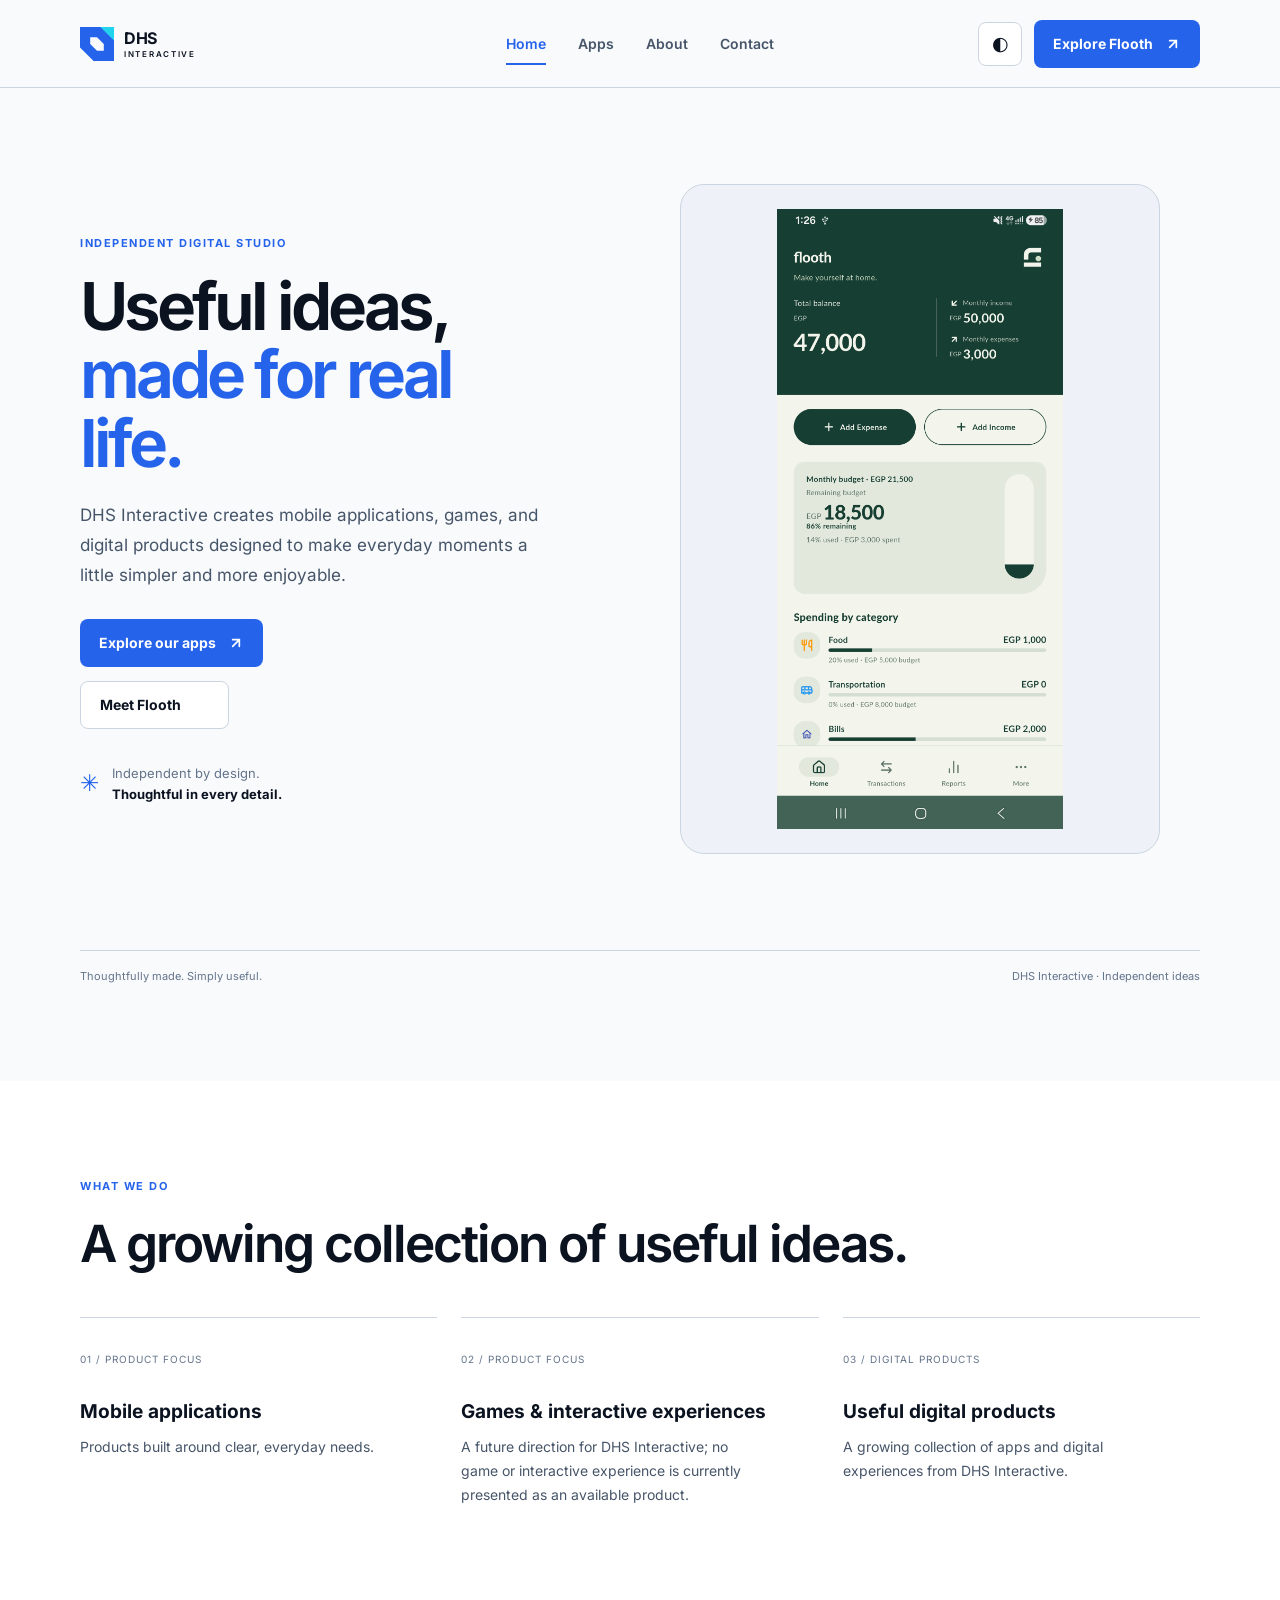
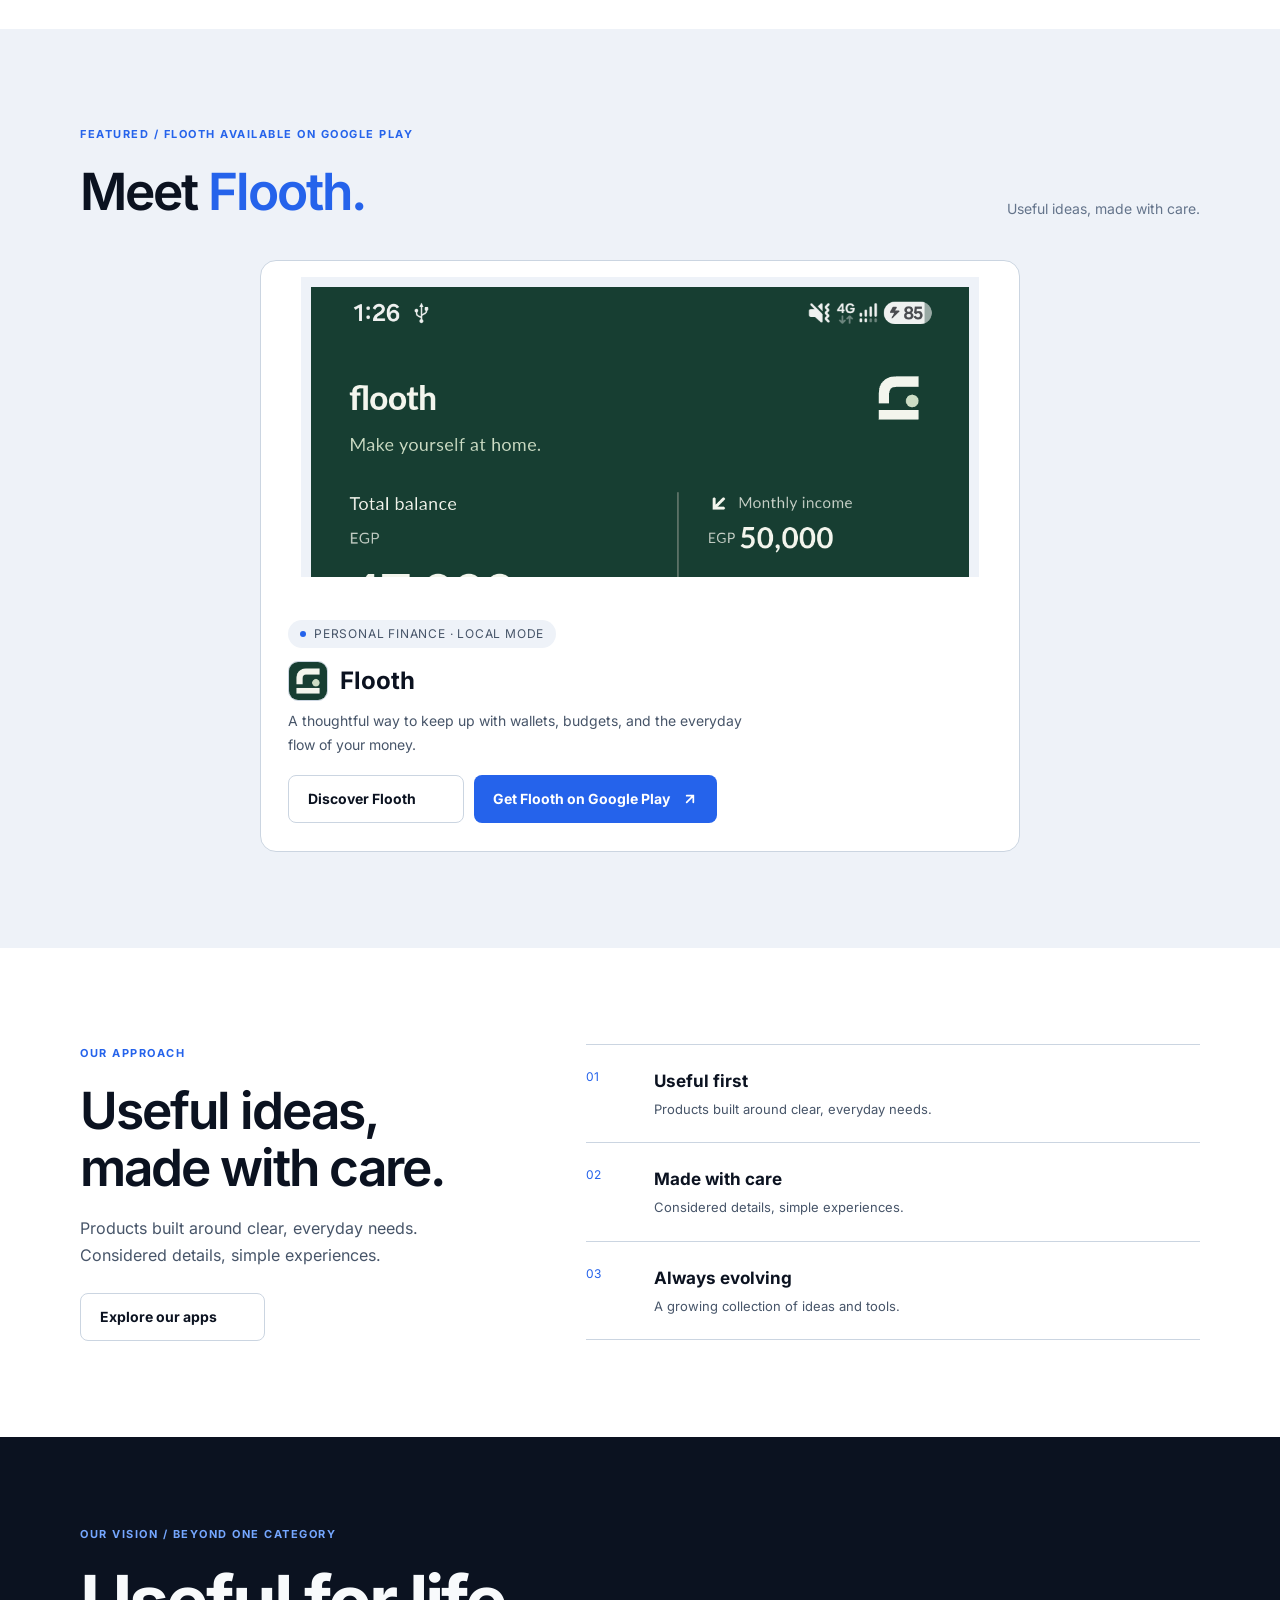
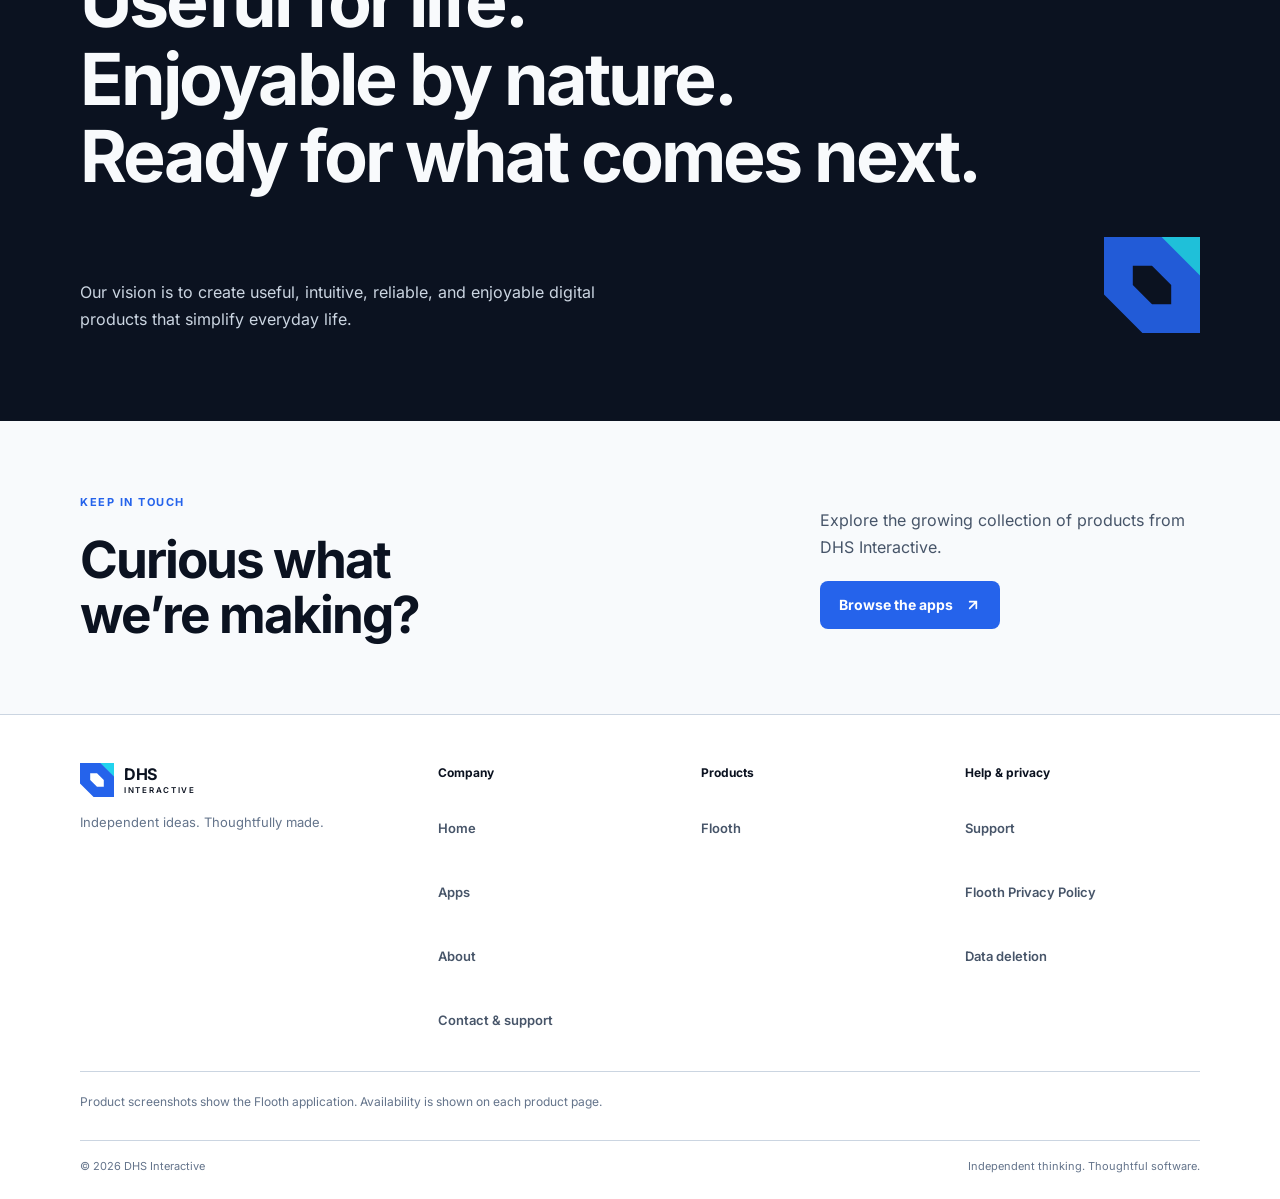
<file: index.html>
<!doctype html>
<html lang="en">
<head>
  <meta charset="utf-8">
  <meta name="viewport" content="width=device-width, initial-scale=1">
  <meta name="theme-color" content="#f8fafc">
  <meta name="color-scheme" content="light dark">
  <link rel="icon" type="image/svg+xml" href="/assets/brand/favicon.svg">
  <meta name="description" content="DHS Interactive builds mobile applications, games, and useful digital products.">
  <title>DHS Interactive — Thoughtful digital products</title>
  <script>
    (() => {
      try {
        const theme = localStorage.getItem("dhs-theme");
        if (theme === "light" || theme === "dark") {
          document.documentElement.dataset.theme = theme;
        }
      } catch {}
    })();
  </script>
  <link rel="preload" href="/assets/fonts/inter/inter-latin-variable.woff2" as="font" type="font/woff2" crossorigin>
  <link rel="stylesheet" href="/assets/site.css">
  <script src="/assets/site.js" defer></script>
</head>
<body>
  <a class="skip-link" href="#main">Skip to content</a>
  <header class="site-header">
    <div class="container header-inner">
      <a class="brand" href="/" aria-label="DHS Interactive home">
        <img class="brand-symbol" src="/assets/brand/connected-fold.svg" alt="" width="32" height="32">
        <span class="brand-wordmark"><strong>DHS</strong><small>INTERACTIVE</small></span>
      </a>
      <nav class="primary-nav" aria-label="Primary navigation">
        <a href="/" aria-current="page">Home</a>
        <a href="/apps/">Apps</a>
        <a href="/#about">About</a>
        <a href="mailto:dhs.interactive@gmail.com">Contact</a>
      </nav>
      <div class="header-actions">
        <button class="theme-toggle" type="button" data-theme-toggle aria-label="Color theme: Follow system. Activate to switch to Light." title="Color theme: Follow system">
          <span data-theme-icon aria-hidden="true">◐</span>
          <span class="visually-hidden" data-theme-status>Color theme: Follow system. Activate to switch to Light.</span>
        </button>
        <a class="button button-primary header-cta" href="/apps/flooth/">Explore Flooth<img src="/assets/icons/arrow-up-right.svg" alt="" width="16" height="16"></a>
        <button class="menu-toggle" type="button" aria-expanded="false" aria-controls="mobile-nav" aria-label="Open navigation" data-menu-toggle>
          <span></span><span></span><span></span>
        </button>
      </div>
      <nav class="mobile-nav" id="mobile-nav" aria-label="Mobile navigation">
        <a href="/" aria-current="page">Home</a>
        <a href="/apps/">Apps</a>
        <a href="/#about">About</a>
        <a href="mailto:dhs.interactive@gmail.com">Contact</a>
        <a class="mobile-nav-cta" href="/apps/flooth/">Explore Flooth<img src="/assets/icons/arrow-up-right.svg" alt="" width="16" height="16"></a>
      </nav>
    </div>
  </header>

  <main id="main" class="home-page">
    <section class="home-hero" aria-labelledby="home-title">
      <div class="container home-hero-grid">
        <div class="home-hero-copy">
          <p class="home-eyebrow">Independent digital studio</p>
          <h1 id="home-title">Useful ideas,<br><span>made for real life.</span></h1>
          <p class="home-lead">DHS Interactive creates mobile applications, games, and digital products designed to make everyday moments a little simpler and more enjoyable.</p>
          <div class="home-actions">
            <a class="button button-primary" href="/apps/">Explore our apps<img src="/assets/icons/arrow-up-right.svg" alt="" width="16" height="16"></a>
            <a class="button button-secondary" href="/apps/flooth/">Meet Flooth<img src="/assets/icons/arrow-up-right.svg" alt="" width="16" height="16"></a>
          </div>
          <p class="hero-signoff"><span class="signoff-mark" aria-hidden="true">✳</span><span>Independent by design.<br><strong>Thoughtful in every detail.</strong></span></p>
        </div>

        <figure class="home-hero-art"><picture class="screenshot-picture"><img class="home-dashboard" fetchpriority="high" decoding="async" src="/assets/Flooth/Source/01-dashboard.png" width="1080" height="2340" alt="Flooth Dashboard showing wallet balance, monthly income and expenses, budget progress, and category spending."></picture><figcaption class="visually-hidden">Actual Flooth application screenshot · Dashboard</figcaption></figure>
      </div>
      <div class="container home-hero-foot">
        <span>Thoughtfully made. Simply useful.</span>
        <span>DHS Interactive · Independent ideas</span>
      </div>
    </section>

    <section class="build-section" aria-labelledby="build-title">
      <div class="container">
        <p class="home-eyebrow">What we do</p>
        <h2 class="home-section-title" id="build-title">A growing collection of useful ideas.</h2>
        <div class="build-grid">
          <article class="build-item">
            <span class="item-index">01 / PRODUCT FOCUS</span>
            <h3>Mobile applications</h3>
            <p>Products built around clear, everyday needs.</p>
          </article>
          <article class="build-item">
            <span class="item-index">02 / PRODUCT FOCUS</span>
            <h3>Games &amp; interactive experiences</h3>
            <p>A future direction for DHS Interactive; no game or interactive experience is currently presented as an available product.</p>
          </article>
          <article class="build-item">
            <span class="item-index">03 / DIGITAL PRODUCTS</span>
            <h3>Useful digital products</h3>
            <p>A growing collection of apps and digital experiences from DHS Interactive.</p>
          </article>
        </div>
      </div>
    </section>

    <section class="products-section" id="products" aria-labelledby="products-title">
      <div class="container">
        <p class="home-eyebrow">Featured / Flooth available on Google Play</p>
        <div class="section-heading-row">
          <h2 class="home-section-title" id="products-title">Meet <span>Flooth.</span></h2>
          <p>Useful ideas, made with care.</p>
        </div>
        <div class="featured-grid">
          <article class="featured-product">
            <figure class="featured-art finance-art"><picture class="screenshot-picture"><img class="featured-dashboard" loading="lazy" decoding="async" src="/assets/Flooth/Source/01-dashboard.png" width="1080" height="2340" alt="Flooth Dashboard application screenshot."></picture><figcaption class="visually-hidden">Actual Flooth Dashboard screenshot</figcaption></figure>
            <div class="featured-copy">
              <span class="product-status"><img src="/assets/icons/status-indicator.svg" alt="" width="6" height="6">Personal finance · Local Mode</span>
              <h3><img class="flooth-app-icon" src="/assets/Flooth/Source/app-icon.png" width="40" height="40" alt="" loading="lazy" decoding="async">Flooth</h3>
              <p>A thoughtful way to keep up with wallets, budgets, and the everyday flow of your money.</p>
              <div class="featured-actions"><a class="button button-secondary" href="/apps/flooth/">Discover Flooth<img src="/assets/icons/arrow-up-right.svg" alt="" width="16" height="16"></a><a class="button button-primary" href="https://play.google.com/store/apps/details?id=com.flooth.app" target="_blank" rel="noopener noreferrer" aria-label="Get Flooth on Google Play (opens in a new tab)">Get Flooth on Google Play<img src="/assets/icons/arrow-up-right.svg" alt="" width="16" height="16"></a></div>
            </div>
          </article>

        </div>
      </div>
    </section>

    <section class="approach-section" id="about" aria-labelledby="approach-title">
      <div class="container approach-grid">
        <div class="approach-intro">
          <p class="home-eyebrow">Our approach</p>
          <h2 class="home-section-title" id="approach-title">Useful ideas, made with care.</h2>
          <p>Products built around clear, everyday needs. Considered details, simple experiences.</p>
          <a class="button button-secondary" href="/apps/">Explore our apps<img src="/assets/icons/arrow-up-right.svg" alt="" width="16" height="16"></a>
        </div>
        <div class="approach-list">
          <article class="approach-item"><span>01</span><div><h3>Useful first</h3><p>Products built around clear, everyday needs.</p></div></article>
          <article class="approach-item"><span>02</span><div><h3>Made with care</h3><p>Considered details, simple experiences.</p></div></article>
          <article class="approach-item"><span>03</span><div><h3>Always evolving</h3><p>A growing collection of ideas and tools.</p></div></article>
        </div>
      </div>
    </section>

    <section class="vision-section" aria-labelledby="vision-title">
      <div class="container">
        <p class="home-eyebrow">Our vision / beyond one category</p>
        <h2 id="vision-title">Useful for life.<br>Enjoyable by nature.<br>Ready for what comes next.</h2>
        <div class="vision-copy">
          <p>Our vision is to create useful, intuitive, reliable, and enjoyable digital products that simplify everyday life.</p>
          <img src="/assets/brand/connected-fold.svg" alt="" width="96" height="96">
        </div>
      </div>
    </section>

    <section class="final-cta-section" aria-labelledby="final-cta-title">
      <div class="container final-cta-inner">
        <div>
          <p class="home-eyebrow">Keep in touch</p>
          <h2 id="final-cta-title">Curious what<br>we’re making?</h2>
        </div>
        <div>
          <p>Explore the growing collection of products from DHS Interactive.</p>
          <a class="button button-primary" href="/apps/">Browse the apps<img src="/assets/icons/arrow-up-right.svg" alt="" width="16" height="16"></a>
        </div>
      </div>
    </section>
  </main>

  <footer class="site-footer">
    <div class="container footer-inner">
      <div class="footer-company">
        <a class="brand footer-brand" href="/" aria-label="DHS Interactive home">
          <img class="brand-symbol" src="/assets/brand/connected-fold.svg" alt="" width="32" height="32">
          <span class="brand-wordmark"><strong>DHS</strong><small>INTERACTIVE</small></span>
        </a>
        <p>Independent ideas. Thoughtfully made.</p>
      </div>
      <nav class="footer-group" aria-label="Company">
        <h2>Company</h2><a href="/">Home</a><a href="/apps/">Apps</a><a href="/#about">About</a><a href="mailto:dhs.interactive@gmail.com">Contact &amp; support</a>
      </nav>
      <nav class="footer-group" aria-label="Products">
        <h2>Products</h2><a href="/apps/flooth/">Flooth</a>
      </nav>
      <nav class="footer-group footer-trust" aria-label="Trust and support">
        <h2>Help &amp; privacy</h2><a href="/apps/flooth/support/">Support</a><a href="/apps/flooth/privacy/">Flooth Privacy Policy</a><a href="/apps/flooth/delete-data/">Data deletion</a>
      </nav>
      <p class="footer-note">Product screenshots show the Flooth application. Availability is shown on each product page.</p>
      <div class="footer-bottom"><span>© <span data-year>2026</span> DHS Interactive</span><span>Independent thinking. Thoughtful software.</span></div>
    </div>
  </footer>
</body>
</html>
</file>
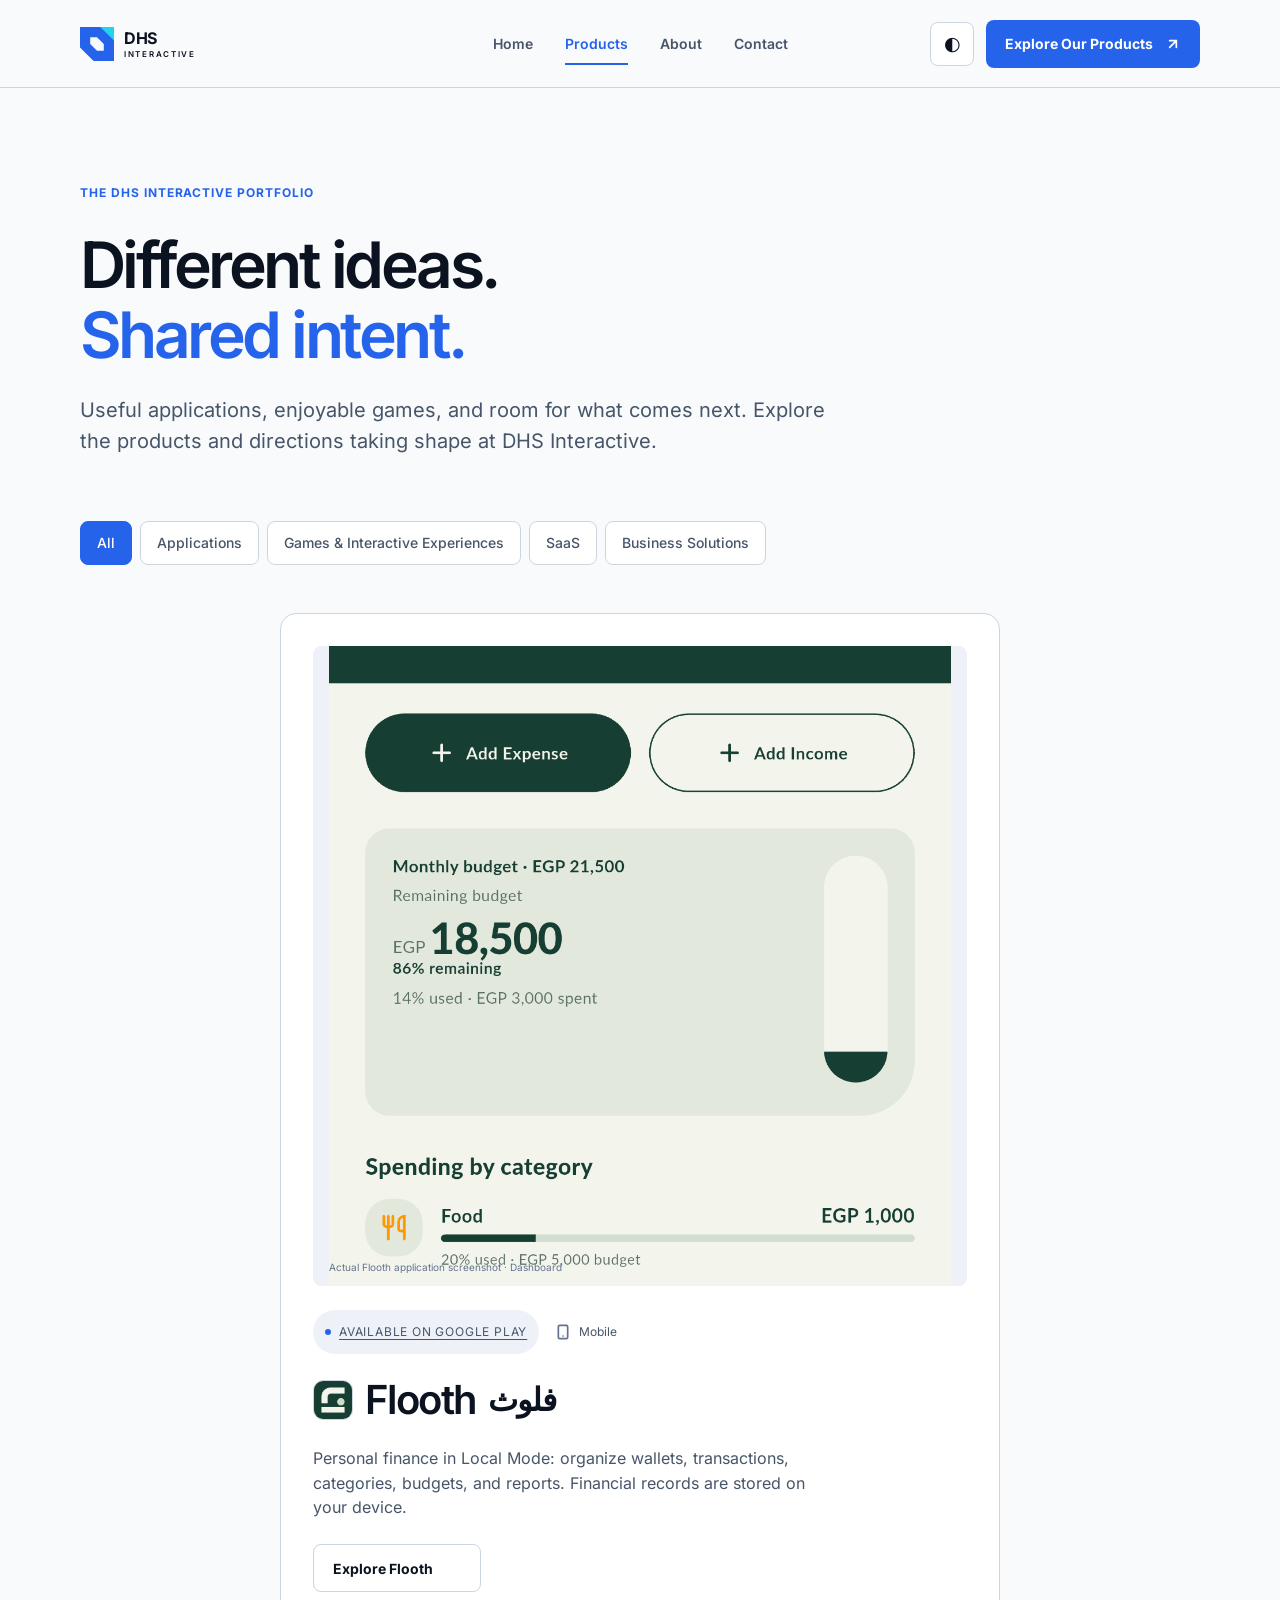
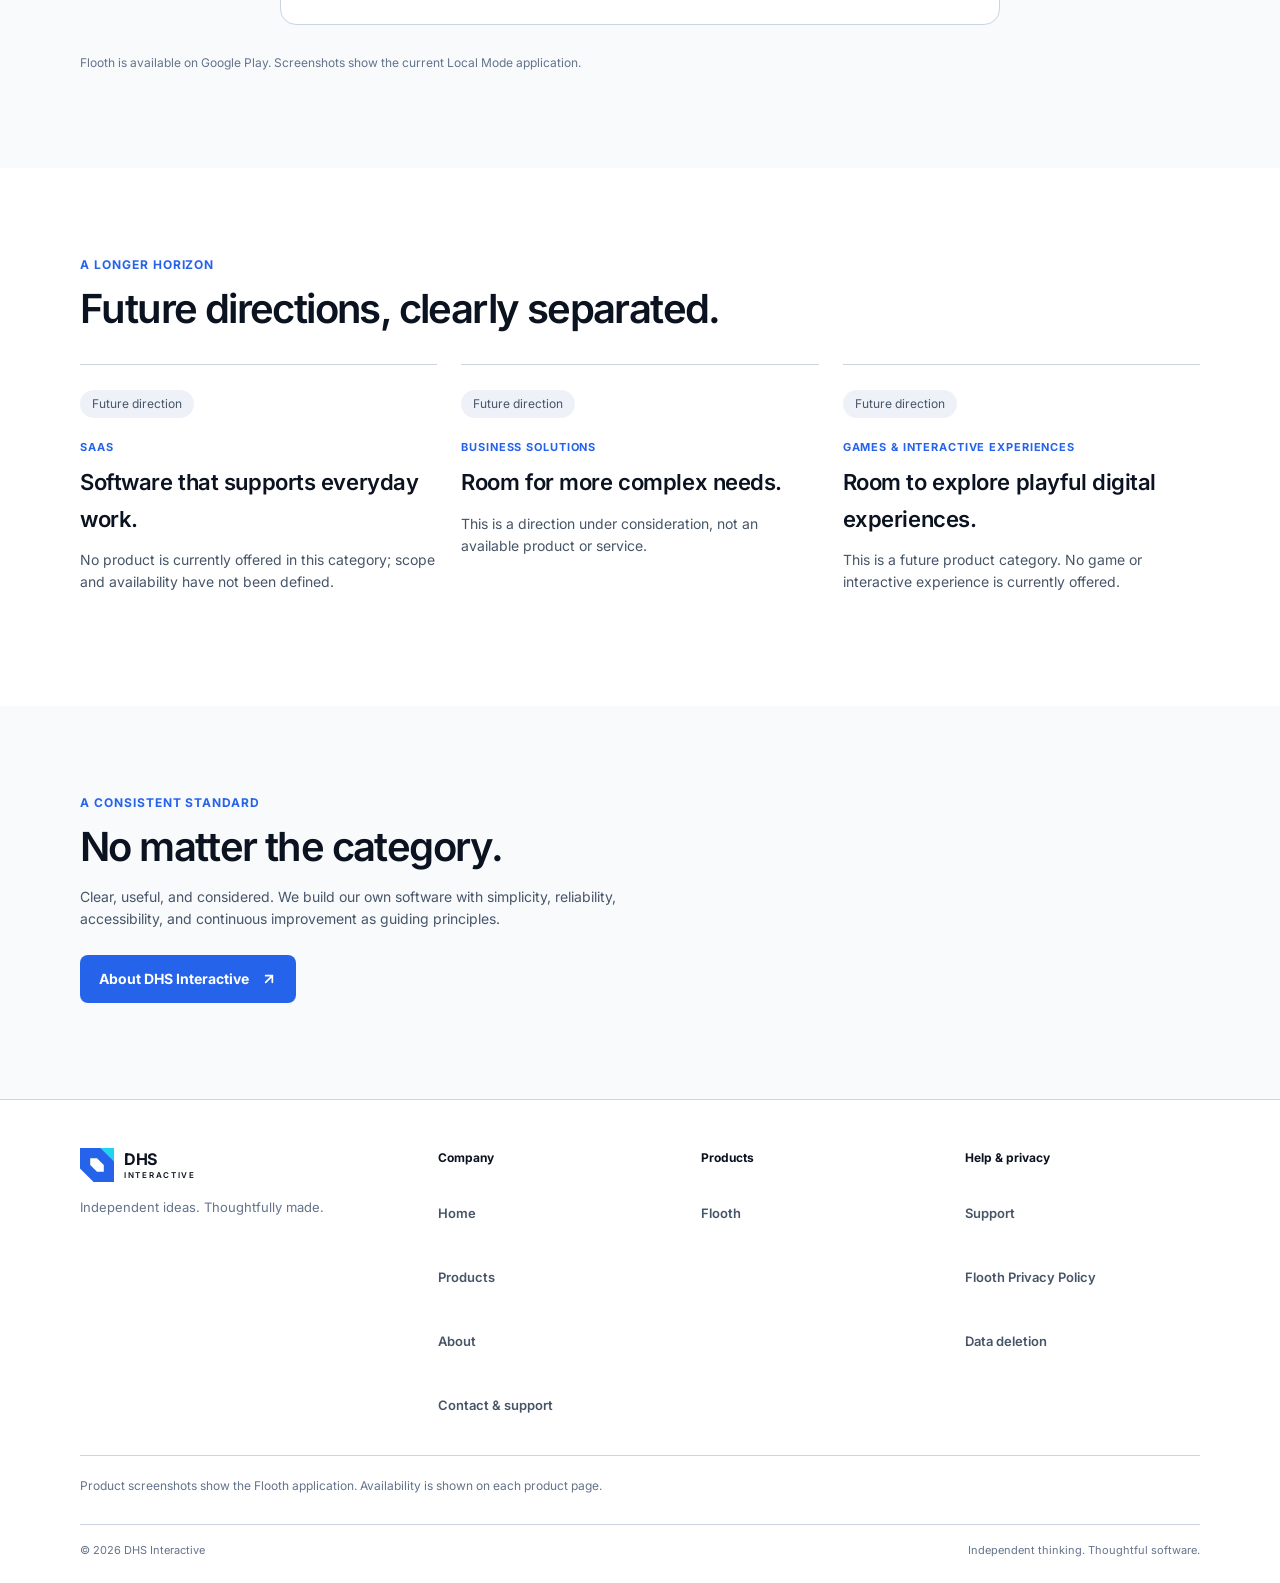
<file: apps/index.html>
<!doctype html>
<html lang="en">
<head><meta charset="utf-8"><meta name="viewport" content="width=device-width, initial-scale=1"><meta name="theme-color" content="#f8fafc"><meta name="color-scheme" content="light dark"><link rel="icon" type="image/svg+xml" href="/assets/brand/favicon.svg"><script>(()=>{try{const t=localStorage.getItem("dhs-theme");if(t==="light"||t==="dark")document.documentElement.dataset.theme=t}catch{}})()</script><link rel="preload" href="/assets/fonts/inter/inter-latin-variable.woff2" as="font" type="font/woff2" crossorigin><meta name="description" content="Explore applications, games, and future directions from DHS Interactive."><title>Products — DHS Interactive</title><link rel="stylesheet" href="/assets/site.css"><script src="/assets/site.js" defer></script></head>
<body><a class="skip-link" href="#main">Skip to content</a><header class="site-header"><div class="container header-inner">
<a class="brand" href="/" aria-label="DHS Interactive home"><img class="brand-symbol" src="/assets/brand/connected-fold.svg" alt="" width="32" height="32"><span class="brand-wordmark"><strong>DHS</strong><small>INTERACTIVE</small></span></a>
<nav class="primary-nav" aria-label="Primary navigation"><a href="/">Home</a><a href="/apps/" aria-current="page">Products</a><a href="/#about">About</a><a href="mailto:dhs.interactive@gmail.com">Contact</a></nav>
<div class="header-actions"><button class="theme-toggle" type="button" data-theme-toggle aria-label="Color theme: Follow system. Activate to switch to Light." title="Color theme: Follow system"><span data-theme-icon aria-hidden="true">◐</span><span class="visually-hidden" data-theme-status>Color theme: Follow system. Activate to switch to Light.</span></button><a class="button button-primary header-cta" href="/apps/">Explore Our Products<img src="/assets/icons/arrow-up-right.svg" alt="" width="16" height="16"></a><button class="menu-toggle" type="button" aria-expanded="false" aria-controls="mobile-nav" aria-label="Open navigation" data-menu-toggle><span></span><span></span><span></span></button></div>
<nav class="mobile-nav" id="mobile-nav" aria-label="Mobile navigation"><a href="/">Home</a><a href="/apps/" aria-current="page">Products</a><a href="/#about">About</a><a href="mailto:dhs.interactive@gmail.com">Contact</a><a class="mobile-nav-cta" href="/apps/">Explore Our Products<img src="/assets/icons/arrow-up-right.svg" alt="" width="16" height="16"></a></nav></div></header>
<main id="main" class="products-page">
  <section class="products-intro" aria-labelledby="products-title"><div class="container">
    <p class="products-kicker">The DHS Interactive portfolio</p>
    <h1 id="products-title">Different ideas.<br><span>Shared intent.</span></h1>
    <p class="products-lead">Useful applications, enjoyable games, and room for what comes next. Explore the products and directions taking shape at DHS Interactive.</p>
  </div></section>
  <section class="products-catalogue" aria-label="Product catalogue"><div class="container">
    <div class="product-filters" role="group" aria-label="Filter product categories">
      <button type="button" class="product-filter is-selected" data-product-filter="all" aria-pressed="true" aria-controls="product-grid">All</button>
      <button type="button" class="product-filter" data-product-filter="applications" aria-pressed="false" aria-controls="product-grid">Applications</button>
      <button type="button" class="product-filter" data-product-filter="games" aria-pressed="false" aria-controls="product-grid">Games &amp; Interactive Experiences</button>
      <button type="button" class="product-filter" data-product-filter="saas" aria-pressed="false" aria-controls="product-grid">SaaS</button>
      <button type="button" class="product-filter" data-product-filter="business" aria-pressed="false" aria-controls="product-grid">Business Solutions</button>
    </div>
    <div class="product-grid" id="product-grid">
      <article class="product-card product-card--flooth" data-product-category="applications">
        <figure class="product-showcase product-showcase--finance"><div class="product-showcase-window"><picture class="screenshot-picture"><img class="product-screen" loading="lazy" decoding="async" src="/assets/Flooth/Source/01-dashboard.png" width="1080" height="2340" alt="Flooth Dashboard showing wallet balance, monthly income and expenses, budget progress, and category spending."></picture></div><figcaption>Actual Flooth application screenshot · Dashboard</figcaption>
        </figure>
        <div class="product-card-meta"><a class="product-status product-status-link" href="https://play.google.com/store/apps/details?id=com.flooth.app" target="_blank" rel="noopener noreferrer" aria-label="Flooth is available on Google Play (opens in a new tab)"><img src="/assets/icons/status-indicator.svg" alt="" width="6" height="6">Available on Google Play</a><span class="product-platform"><img src="/assets/icons/smartphone.svg" alt="" width="16" height="16">Mobile</span></div>
        <h2 class="product-card-title"><img class="flooth-app-icon" src="/assets/Flooth/Source/app-icon.png" width="44" height="44" alt="" loading="lazy" decoding="async">Flooth <span lang="ar" dir="rtl">فلوث</span></h2>
        <p class="product-card-copy">Personal finance in Local Mode: organize wallets, transactions, categories, budgets, and reports. Financial records are stored on your device.</p>
        <a class="button button-secondary product-card-action" href="/apps/flooth/">Explore Flooth<img src="/assets/icons/arrow-up-right.svg" alt="" width="16" height="16"></a>
      </article>
    </div>
    <p class="product-filter-empty" id="product-filter-empty" role="status" aria-live="polite" hidden>No products are currently listed in this category.</p>
    <p class="products-note">Flooth is available on Google Play. Screenshots show the current Local Mode application.</p>
  </div></section>
  <section class="future-directions" aria-labelledby="future-directions-title"><div class="container">
    <p class="products-kicker">A longer horizon</p><h2 id="future-directions-title">Future directions, clearly separated.</h2>
    <div class="future-direction-grid">
      <article class="future-direction"><span class="future-status">Future direction</span><p class="future-category">SaaS</p><h3>Software that supports everyday work.</h3><p>No product is currently offered in this category; scope and availability have not been defined.</p></article>
      <article class="future-direction"><span class="future-status">Future direction</span><p class="future-category">Business solutions</p><h3>Room for more complex needs.</h3><p>This is a direction under consideration, not an available product or service.</p></article>
      <article class="future-direction"><span class="future-status">Future direction</span><p class="future-category">Games &amp; interactive experiences</p><h3>Room to explore playful digital experiences.</h3><p>This is a future product category. No game or interactive experience is currently offered.</p></article>
    </div>
  </div></section>
  <section class="portfolio-standard"><div class="container"><p class="products-kicker">A consistent standard</p><h2>No matter the category.</h2><p>Clear, useful, and considered. We build our own software with simplicity, reliability, accessibility, and continuous improvement as guiding principles.</p><a class="button button-primary" href="/#about">About DHS Interactive<img src="/assets/icons/arrow-up-right.svg" alt="" width="16" height="16"></a></div></section>
</main>
<footer class="site-footer"><div class="container footer-inner">
<div class="footer-company"><a class="brand footer-brand" href="/" aria-label="DHS Interactive home"><img class="brand-symbol" src="/assets/brand/connected-fold.svg" alt="" width="32" height="32"><span class="brand-wordmark"><strong>DHS</strong><small>INTERACTIVE</small></span></a><p>Independent ideas. Thoughtfully made.</p></div>
<nav class="footer-group" aria-label="Company"><h2>Company</h2><a href="/">Home</a><a href="/apps/" aria-current="location">Products</a><a href="/#about">About</a><a href="mailto:dhs.interactive@gmail.com">Contact &amp; support</a></nav>
<nav class="footer-group" aria-label="Products"><h2>Products</h2><a href="/apps/flooth/">Flooth</a></nav>
<nav class="footer-group footer-trust" aria-label="Trust and support"><h2>Help &amp; privacy</h2><a href="/apps/flooth/support/">Support</a><a href="/apps/flooth/privacy/">Flooth Privacy Policy</a><a href="/apps/flooth/delete-data/">Data deletion</a></nav>
<p class="footer-note">Product screenshots show the Flooth application. Availability is shown on each product page.</p><div class="footer-bottom"><span>© <span data-year>2026</span> DHS Interactive</span><span>Independent thinking. Thoughtful software.</span></div></div></footer></body></html>
</file>
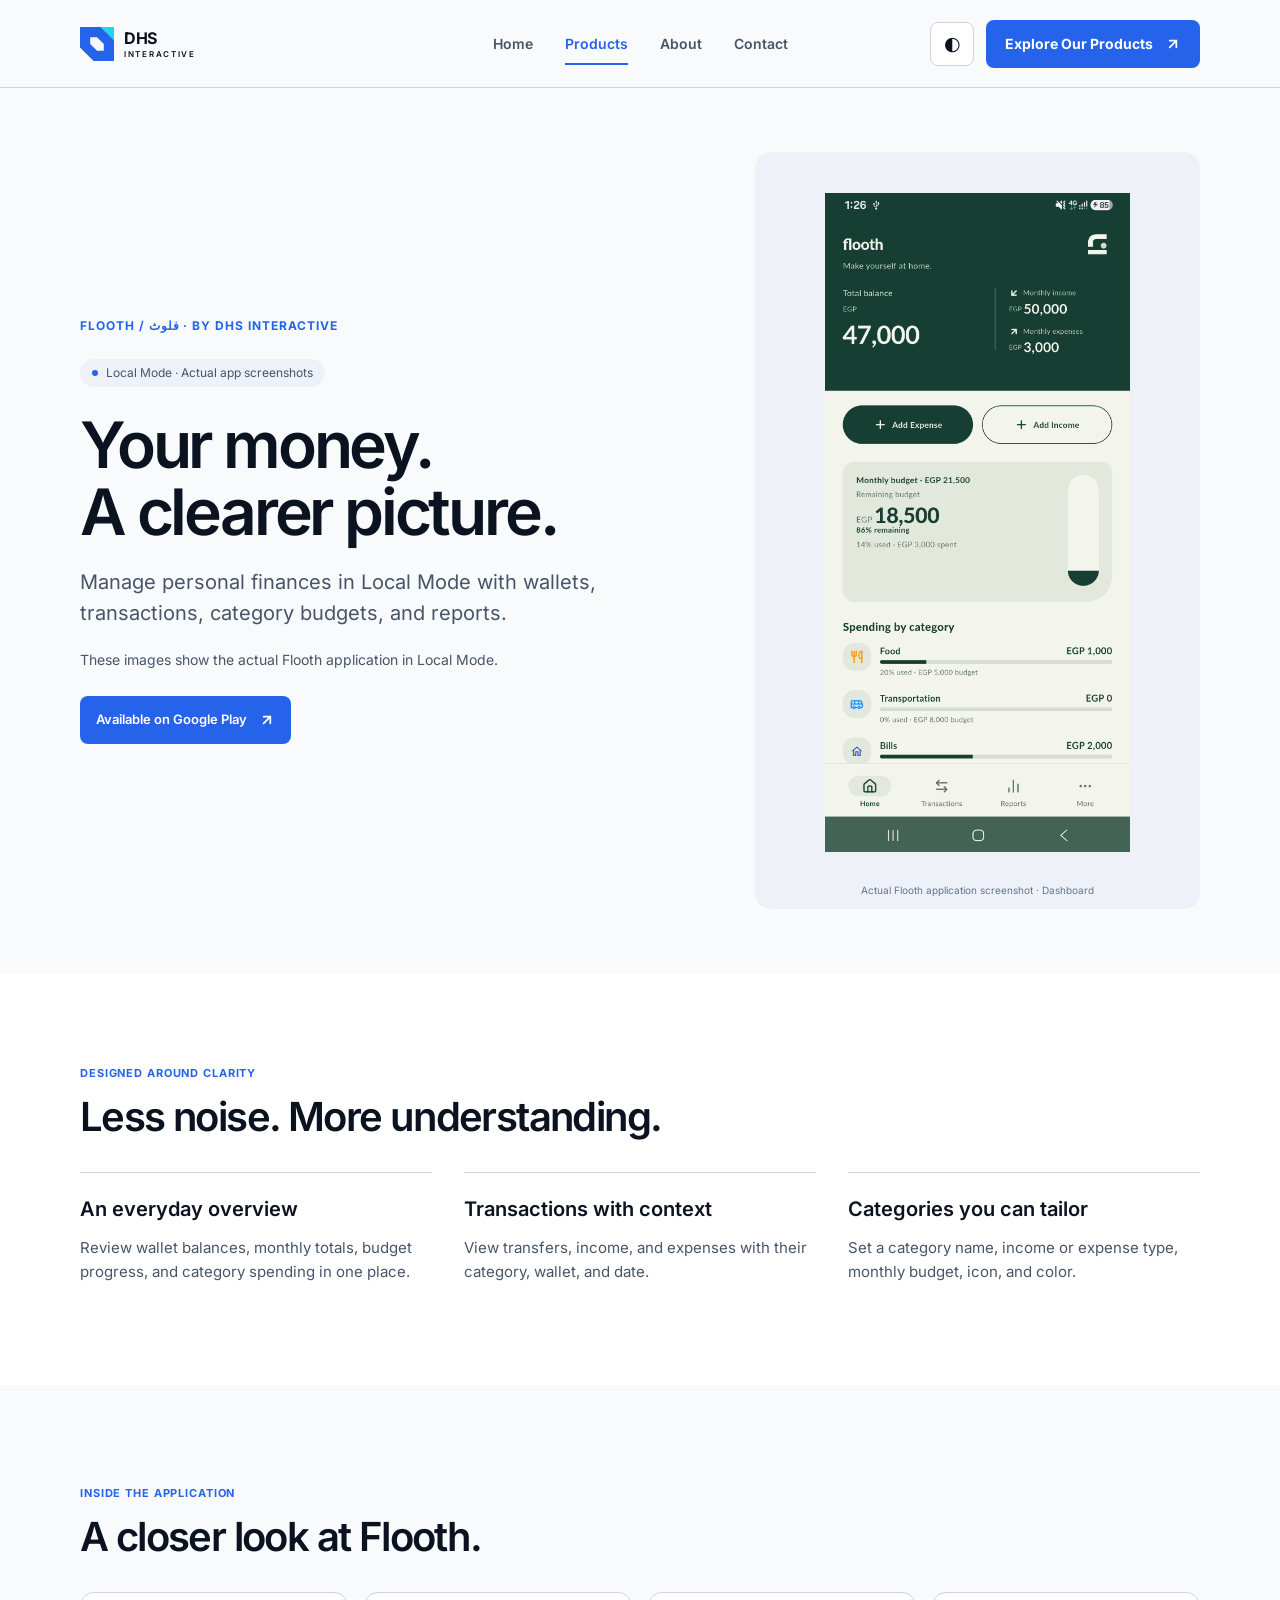
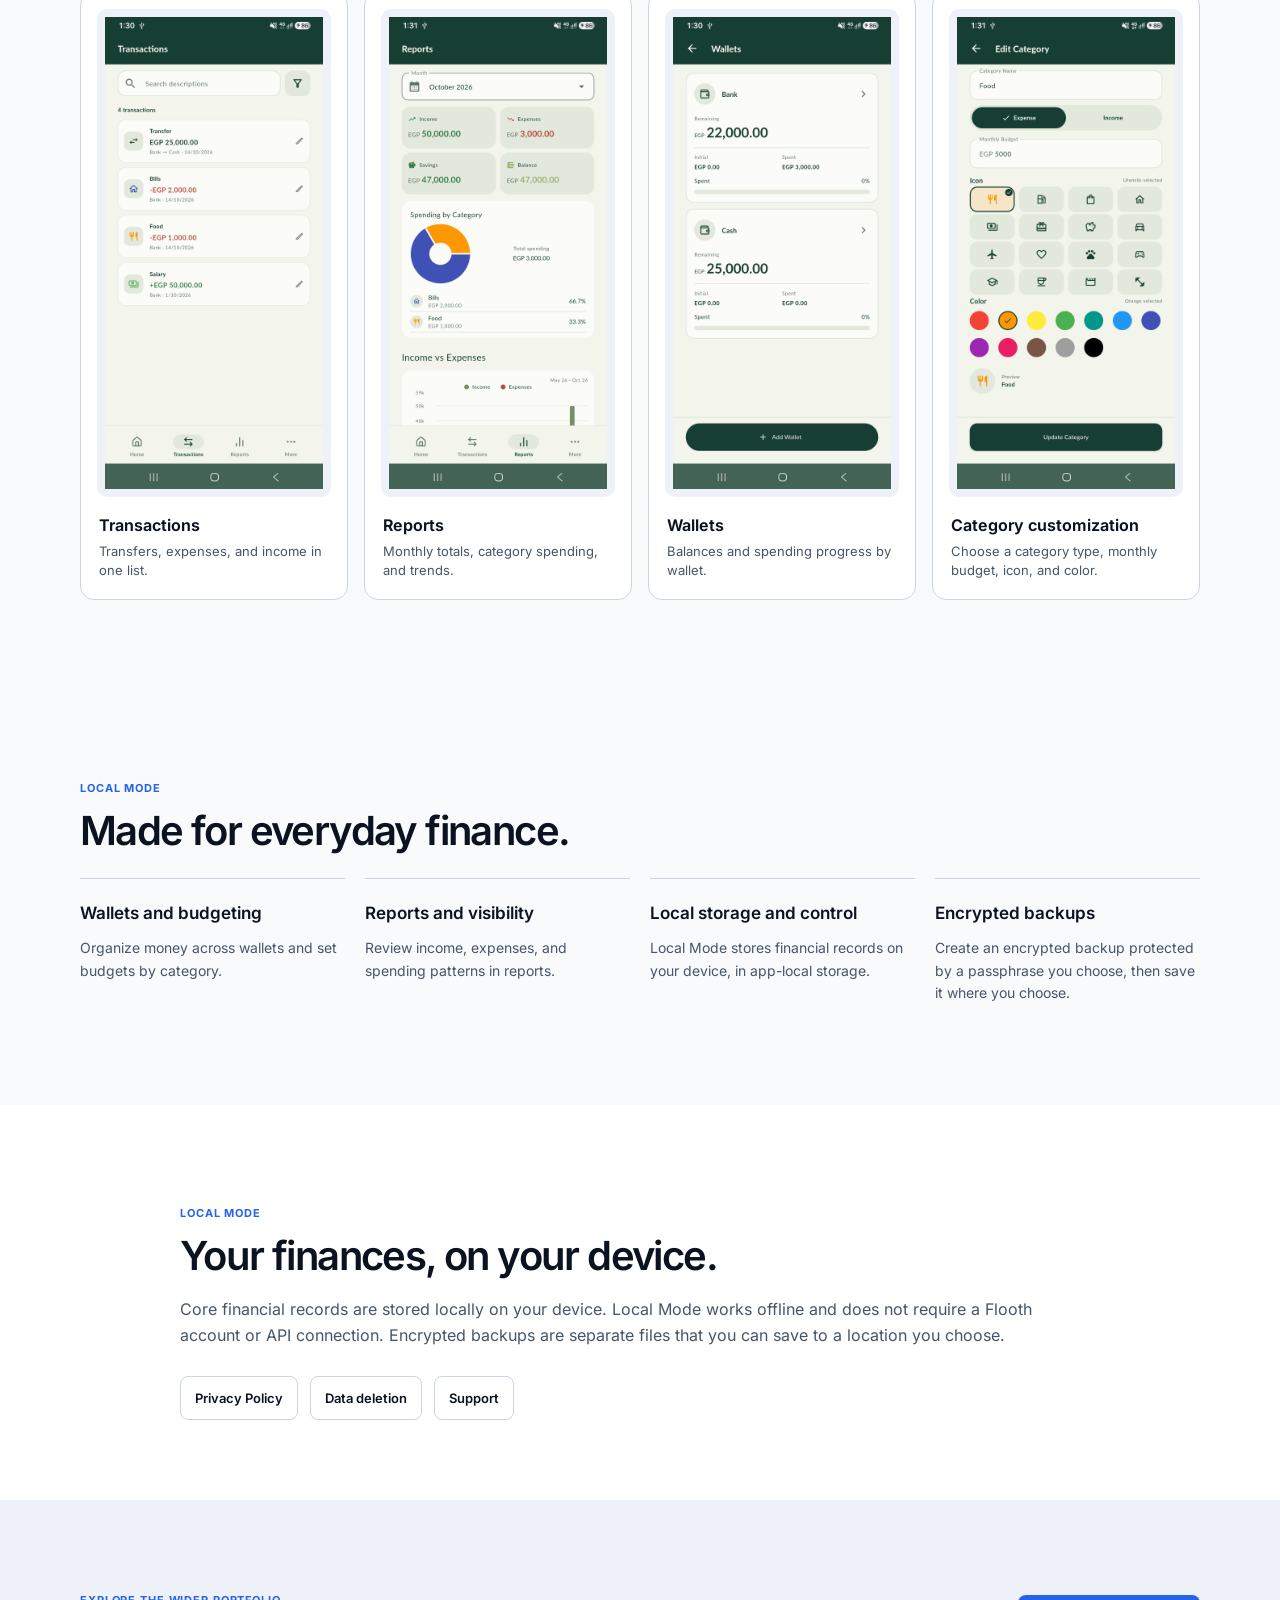
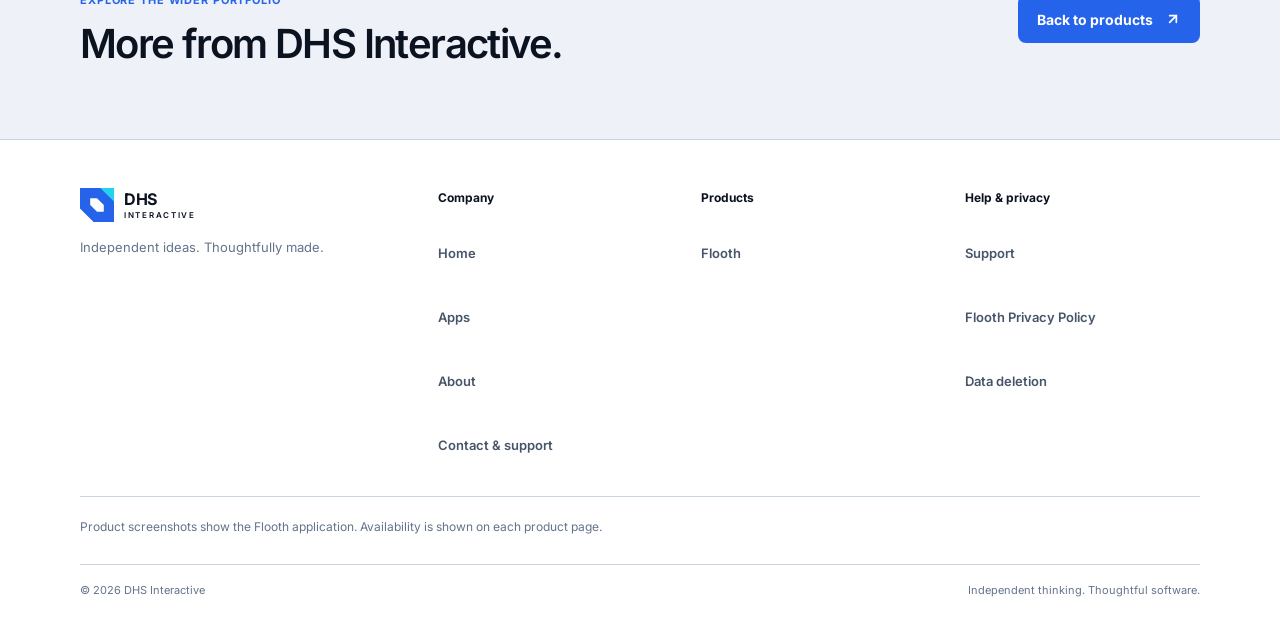
<file: apps/flooth/index.html>
<!doctype html>
<html lang="en">
<head><meta charset="utf-8"><meta name="viewport" content="width=device-width, initial-scale=1"><meta name="theme-color" content="#f8fafc"><meta name="color-scheme" content="light dark"><link rel="icon" type="image/svg+xml" href="/assets/brand/favicon.svg"><script>(()=>{try{const t=localStorage.getItem("dhs-theme");if(t==="light"||t==="dark")document.documentElement.dataset.theme=t}catch{}})()</script><link rel="preload" href="/assets/fonts/inter/inter-latin-variable.woff2" as="font" type="font/woff2" crossorigin><meta name="description" content="Manage personal finances in Flooth Local Mode with wallets, transactions, budgets, and reports. Available on Google Play."><title>Flooth — A clearer picture · DHS Interactive</title><link rel="stylesheet" href="/assets/site.css"><script src="/assets/site.js" defer></script></head>
<body><a class="skip-link" href="#main">Skip to content</a><header class="site-header"><div class="container header-inner">
<a class="brand" href="/" aria-label="DHS Interactive home"><img class="brand-symbol" src="/assets/brand/connected-fold.svg" alt="" width="32" height="32"><span class="brand-wordmark"><strong>DHS</strong><small>INTERACTIVE</small></span></a>
<nav class="primary-nav" aria-label="Primary navigation"><a href="/">Home</a><a href="/apps/" aria-current="location">Products</a><a href="/#about">About</a><a href="mailto:dhs.interactive@gmail.com">Contact</a></nav>
<div class="header-actions"><button class="theme-toggle" type="button" data-theme-toggle aria-label="Color theme: Follow system. Activate to switch to Light." title="Color theme: Follow system"><span data-theme-icon aria-hidden="true">◐</span><span class="visually-hidden" data-theme-status>Color theme: Follow system. Activate to switch to Light.</span></button><a class="button button-primary header-cta" href="/apps/">Explore Our Products<img src="/assets/icons/arrow-up-right.svg" alt="" width="16" height="16"></a><button class="menu-toggle" type="button" aria-expanded="false" aria-controls="mobile-nav" aria-label="Open navigation" data-menu-toggle><span></span><span></span><span></span></button></div>
<nav class="mobile-nav" id="mobile-nav" aria-label="Mobile navigation"><a href="/">Home</a><a href="/apps/" aria-current="location">Products</a><a href="/#about">About</a><a href="mailto:dhs.interactive@gmail.com">Contact</a><a class="mobile-nav-cta" href="/apps/">Explore Our Products<img src="/assets/icons/arrow-up-right.svg" alt="" width="16" height="16"></a></nav></div></header>
<main id="main" class="flooth-page">
  <section class="flooth-hero" aria-labelledby="flooth-title"><div class="container flooth-hero-grid">
    <div class="flooth-hero-copy">
      <p class="flooth-kicker">Flooth / <span lang="ar" dir="rtl">فلوث</span> · By DHS Interactive</p>
      <p class="flooth-screenshot-status"><img src="/assets/icons/status-indicator.svg" alt="" width="6" height="6">Local Mode · Actual app screenshots</p>
      <h1 id="flooth-title">Your money.<br>A clearer picture.</h1>
      <p class="flooth-lead">Manage personal finances in Local Mode with wallets, transactions, category budgets, and reports.</p>
      <p class="flooth-disclaimer">These images show the actual Flooth application in Local Mode.</p>
      <a class="button button-primary flooth-store-status" href="https://play.google.com/store/apps/details?id=com.flooth.app" target="_blank" rel="noopener noreferrer" aria-label="Flooth is available on Google Play (opens in a new tab)">Available on Google Play<img src="/assets/icons/arrow-up-right.svg" alt="" width="16" height="16"></a>
    </div>
    <figure class="flooth-hero-visual"><button class="flooth-screenshot-trigger flooth-screenshot-trigger--hero" type="button" data-lightbox-trigger data-lightbox-title="Dashboard" aria-label="Open larger Dashboard screenshot"><picture class="screenshot-picture"><img class="flooth-dashboard" fetchpriority="high" decoding="async" src="/assets/Flooth/Source/01-dashboard.png" width="1080" height="2340" alt="Flooth Dashboard showing wallet balance, monthly income and expenses, budget progress, and category spending."></picture></button><figcaption>Actual Flooth application screenshot · Dashboard</figcaption></figure>
  </div></section>
  <section class="flooth-story" aria-labelledby="flooth-story-title"><div class="container">
    <p class="flooth-section-kicker">Designed around clarity</p><h2 id="flooth-story-title">Less noise. More understanding.</h2>
    <div class="flooth-story-grid">
      <article class="flooth-story-copy"><h3>An everyday overview</h3><p>Review wallet balances, monthly totals, budget progress, and category spending in one place.</p></article>
      <article class="flooth-story-copy"><h3>Transactions with context</h3><p>View transfers, income, and expenses with their category, wallet, and date.</p></article>
      <article class="flooth-story-copy"><h3>Categories you can tailor</h3><p>Set a category name, income or expense type, monthly budget, icon, and color.</p></article>
    </div>
  </div></section>
  <section class="flooth-gallery" aria-labelledby="flooth-gallery-title"><div class="container">
    <p class="flooth-section-kicker">Inside the application</p><h2 id="flooth-gallery-title">A closer look at Flooth.</h2>
    <div class="flooth-gallery-grid">
      <figure class="flooth-shot"><div class="flooth-shot-frame"><button class="flooth-screenshot-trigger" type="button" data-lightbox-trigger data-lightbox-title="Transactions" aria-label="Open larger Transactions screenshot"><picture class="screenshot-picture"><img loading="lazy" decoding="async" src="/assets/Flooth/Source/02-transactions.png" width="1080" height="2340" alt="Flooth Transactions screen listing transfers, expenses, and income."></picture></button></div><figcaption><strong>Transactions</strong><span>Transfers, expenses, and income in one list.</span></figcaption></figure>
      <figure class="flooth-shot"><div class="flooth-shot-frame"><button class="flooth-screenshot-trigger" type="button" data-lightbox-trigger data-lightbox-title="Reports" aria-label="Open larger Reports screenshot"><picture class="screenshot-picture"><img loading="lazy" decoding="async" src="/assets/Flooth/Source/05-reports.png" width="1080" height="2340" alt="Flooth Reports screen showing monthly income, expenses, savings, balance, category spending, and trends."></picture></button></div><figcaption><strong>Reports</strong><span>Monthly totals, category spending, and trends.</span></figcaption></figure>
      <figure class="flooth-shot"><div class="flooth-shot-frame"><button class="flooth-screenshot-trigger" type="button" data-lightbox-trigger data-lightbox-title="Wallets" aria-label="Open larger Wallets screenshot"><picture class="screenshot-picture"><img loading="lazy" decoding="async" src="/assets/Flooth/Source/03-wallets.png" width="1080" height="2340" alt="Flooth Wallets screen showing Bank and Cash wallets with balances and spending progress."></picture></button></div><figcaption><strong>Wallets</strong><span>Balances and spending progress by wallet.</span></figcaption></figure>
      <figure class="flooth-shot"><div class="flooth-shot-frame"><button class="flooth-screenshot-trigger" type="button" data-lightbox-trigger data-lightbox-title="Category customization" aria-label="Open larger Category customization screenshot"><picture class="screenshot-picture"><img loading="lazy" decoding="async" src="/assets/Flooth/Source/04-budgets.png" width="1080" height="2340" alt="Flooth Edit Category screen with category name, income or expense type, monthly budget, icon and color options."></picture></button></div><figcaption><strong>Category customization</strong><span>Choose a category type, monthly budget, icon, and color.</span></figcaption></figure>
    </div>
  </div></section>
  <section class="flooth-details" aria-labelledby="flooth-details-title"><div class="container flooth-details-inner">
    <div class="flooth-details-copy"><p class="flooth-section-kicker">Local Mode</p><h2 id="flooth-details-title">Made for everyday finance.</h2>
      <div class="flooth-feature-grid">
        <article class="flooth-feature"><h3>Wallets and budgeting</h3><p>Organize money across wallets and set budgets by category.</p></article>
        <article class="flooth-feature"><h3>Reports and visibility</h3><p>Review income, expenses, and spending patterns in reports.</p></article>
        <article class="flooth-feature"><h3>Local storage and control</h3><p>Local Mode stores financial records on your device, in app-local storage.</p></article>
        <article class="flooth-feature"><h3>Encrypted backups</h3><p>Create an encrypted backup protected by a passphrase you choose, then save it where you choose.</p></article>
      </div>
    </div>
  </div></section>
  <section class="flooth-local" aria-labelledby="flooth-local-title"><div class="container flooth-local-inner">
    <p class="flooth-section-kicker">Local Mode</p><h2 id="flooth-local-title">Your finances, on your device.</h2>
    <p>Core financial records are stored locally on your device. Local Mode works offline and does not require a Flooth account or API connection. Encrypted backups are separate files that you can save to a location you choose.</p>
    <div class="flooth-trust-links"><a href="/apps/flooth/privacy/">Privacy Policy</a><a href="/apps/flooth/delete-data/">Data deletion</a><a href="/apps/flooth/support/">Support</a></div>
  </div></section>
  <section class="flooth-family" aria-labelledby="flooth-family-title"><div class="container flooth-family-inner"><div><p class="flooth-section-kicker">Explore the wider portfolio</p><h2 id="flooth-family-title">More from DHS Interactive.</h2></div><a class="button button-primary" href="/apps/">Back to products<img src="/assets/icons/arrow-up-right.svg" alt="" width="16" height="16"></a></div></section>
</main>
<dialog class="flooth-lightbox" data-lightbox aria-modal="true" aria-labelledby="flooth-lightbox-title" tabindex="-1">
  <div class="flooth-lightbox-panel">
    <header class="flooth-lightbox-header"><h2 id="flooth-lightbox-title" data-lightbox-title-output>Dashboard</h2><button class="flooth-lightbox-close" type="button" data-lightbox-close aria-label="Close screenshot viewer">Close</button></header>
    <figure class="flooth-lightbox-figure"><img class="flooth-lightbox-image" data-lightbox-image width="1080" height="2340" alt=""><figcaption data-lightbox-caption></figcaption></figure>
    <nav class="flooth-lightbox-controls" aria-label="Screenshot navigation"><button type="button" data-lightbox-previous aria-label="Previous screenshot">Previous</button><span data-lightbox-position aria-live="polite">1 of 5</span><button type="button" data-lightbox-next aria-label="Next screenshot">Next</button></nav>
  </div>
</dialog>
<footer class="site-footer"><div class="container footer-inner">
<div class="footer-company"><a class="brand footer-brand" href="/" aria-label="DHS Interactive home"><img class="brand-symbol" src="/assets/brand/connected-fold.svg" alt="" width="32" height="32"><span class="brand-wordmark"><strong>DHS</strong><small>INTERACTIVE</small></span></a><p>Independent ideas. Thoughtfully made.</p></div>
<nav class="footer-group" aria-label="Company"><h2>Company</h2><a href="/">Home</a><a href="/apps/">Apps</a><a href="/#about">About</a><a href="mailto:dhs.interactive@gmail.com">Contact &amp; support</a></nav>
<nav class="footer-group" aria-label="Products"><h2>Products</h2><a href="/apps/flooth/">Flooth</a></nav>
<nav class="footer-group footer-trust" aria-label="Trust and support"><h2>Help &amp; privacy</h2><a href="/apps/flooth/support/">Support</a><a href="/apps/flooth/privacy/">Flooth Privacy Policy</a><a href="/apps/flooth/delete-data/">Data deletion</a></nav>
<p class="footer-note">Product screenshots show the Flooth application. Availability is shown on each product page.</p><div class="footer-bottom"><span>© <span data-year>2026</span> DHS Interactive</span><span>Independent thinking. Thoughtful software.</span></div></div></footer></body></html>
</file>
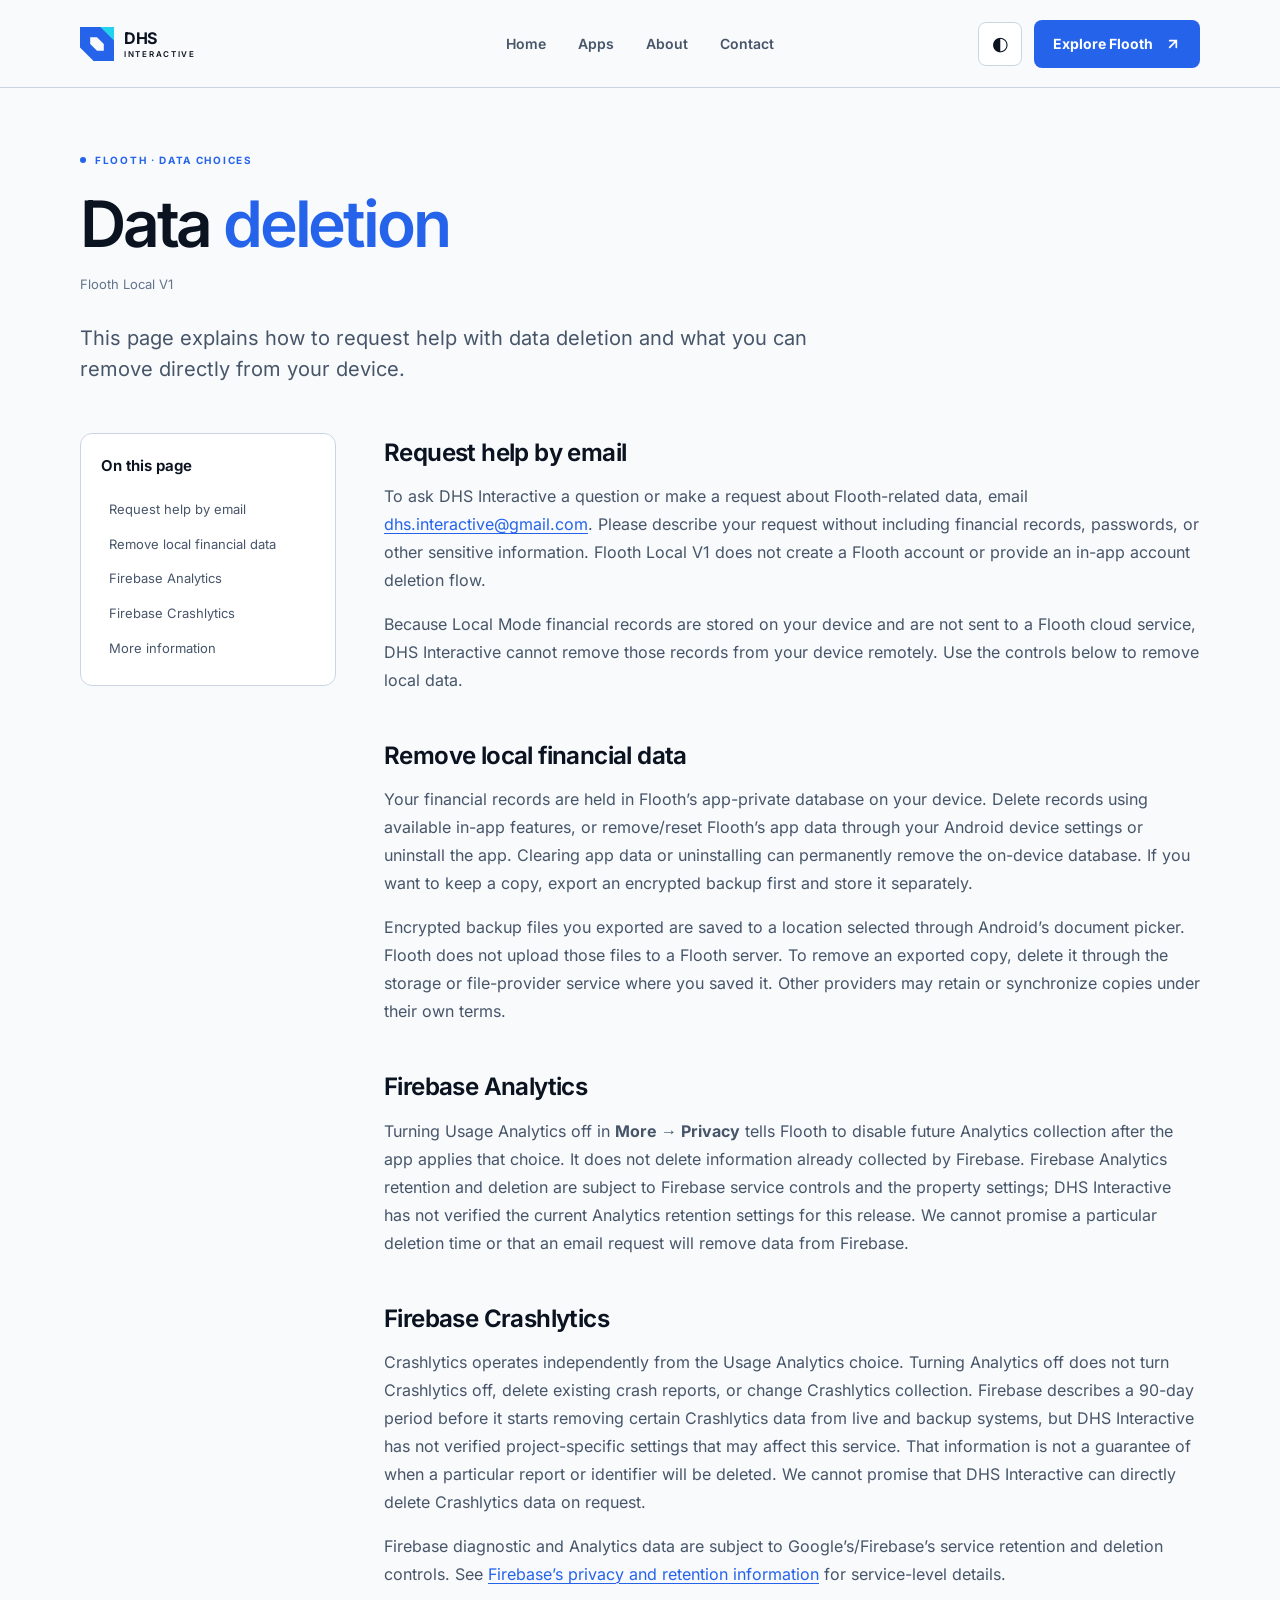
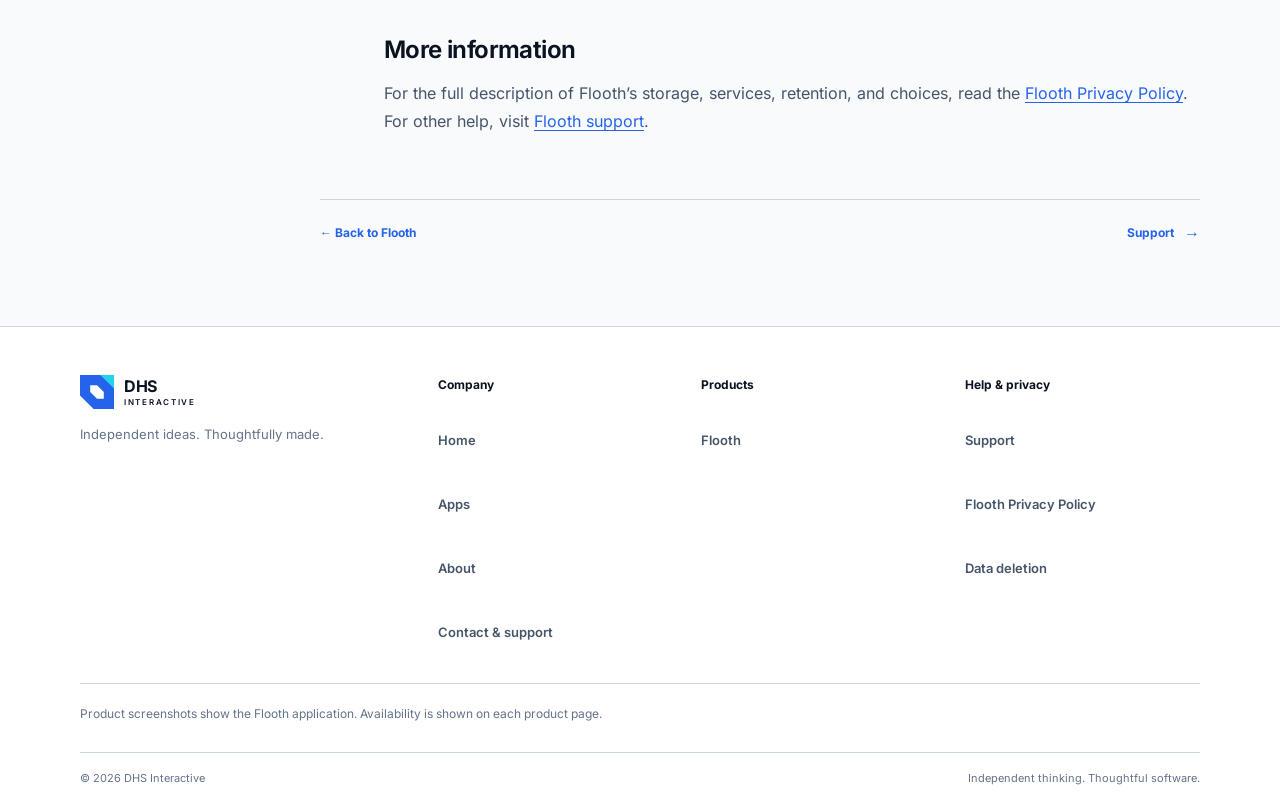
<file: apps/flooth/delete-data/index.html>
<!doctype html>
<html lang="en">
<head><meta charset="utf-8"><meta name="viewport" content="width=device-width, initial-scale=1"><meta name="theme-color" content="#f8fafc"><meta name="color-scheme" content="light dark"><link rel="icon" type="image/svg+xml" href="/assets/brand/favicon.svg"><script>(()=>{try{const t=localStorage.getItem("dhs-theme");if(t==="light"||t==="dark")document.documentElement.dataset.theme=t}catch{}})()</script><link rel="preload" href="/assets/fonts/inter/inter-latin-variable.woff2" as="font" type="font/woff2" crossorigin><meta name="description" content="Learn how to request deletion of Flooth-related data and remove local financial data."><title>Delete Data — Flooth — DHS Interactive</title><link rel="stylesheet" href="/assets/site.css"><script src="/assets/site.js" defer></script></head>
<body><a class="skip-link" href="#main">Skip to content</a><header class="site-header"><div class="container header-inner">
<a class="brand" href="/" aria-label="DHS Interactive home"><img class="brand-symbol" src="/assets/brand/connected-fold.svg" alt="" width="32" height="32"><span class="brand-wordmark"><strong>DHS</strong><small>INTERACTIVE</small></span></a>
<nav class="primary-nav" aria-label="Primary navigation"><a href="/">Home</a><a href="/apps/">Apps</a><a href="/#about">About</a><a href="mailto:dhs.interactive@gmail.com">Contact</a></nav>
<div class="header-actions"><button class="theme-toggle" type="button" data-theme-toggle aria-label="Color theme: Follow system. Activate to switch to Light." title="Color theme: Follow system"><span data-theme-icon aria-hidden="true">◐</span><span class="visually-hidden" data-theme-status>Color theme: Follow system. Activate to switch to Light.</span></button><a class="button button-primary header-cta" href="/apps/flooth/" aria-current="location">Explore Flooth<img src="/assets/icons/arrow-up-right.svg" alt="" width="16" height="16"></a><button class="menu-toggle" type="button" aria-expanded="false" aria-controls="mobile-nav" aria-label="Open navigation" data-menu-toggle><span></span><span></span><span></span></button></div>
<nav class="mobile-nav" id="mobile-nav" aria-label="Mobile navigation"><a href="/">Home</a><a href="/apps/">Apps</a><a href="/#about">About</a><a href="mailto:dhs.interactive@gmail.com">Contact</a><a class="mobile-nav-cta" href="/apps/flooth/" aria-current="location">Explore Flooth<img src="/assets/icons/arrow-up-right.svg" alt="" width="16" height="16"></a></nav></div></header>
<main id="main" class="legal-page container"><p class="eyebrow"><span class="eyebrow-dot"></span> Flooth · Data choices</p><h1>Data <span>deletion</span></h1><p class="legal-meta">Flooth Local V1</p><p class="legal-intro">This page explains how to request help with data deletion and what you can remove directly from your device.</p>
<div class="legal-layout"><nav class="legal-toc" aria-label="Data deletion contents"><h2>On this page</h2><ol><li><a href="#request-help-by-email">Request help by email</a></li><li><a href="#remove-local-financial-data">Remove local financial data</a></li><li><a href="#firebase-analytics">Firebase Analytics</a></li><li><a href="#firebase-crashlytics">Firebase Crashlytics</a></li><li><a href="#more-information">More information</a></li></ol></nav><article class="legal-content">
<h2 id="request-help-by-email">Request help by email</h2><p>To ask DHS Interactive a question or make a request about Flooth-related data, email <a href="mailto:dhs.interactive@gmail.com">dhs.interactive@gmail.com</a>. Please describe your request without including financial records, passwords, or other sensitive information. Flooth Local V1 does not create a Flooth account or provide an in-app account deletion flow.</p><p>Because Local Mode financial records are stored on your device and are not sent to a Flooth cloud service, DHS Interactive cannot remove those records from your device remotely. Use the controls below to remove local data.</p>
<h2 id="remove-local-financial-data">Remove local financial data</h2><p>Your financial records are held in Flooth’s app-private database on your device. Delete records using available in-app features, or remove/reset Flooth’s app data through your Android device settings or uninstall the app. Clearing app data or uninstalling can permanently remove the on-device database. If you want to keep a copy, export an encrypted backup first and store it separately.</p><p>Encrypted backup files you exported are saved to a location selected through Android’s document picker. Flooth does not upload those files to a Flooth server. To remove an exported copy, delete it through the storage or file-provider service where you saved it. Other providers may retain or synchronize copies under their own terms.</p>
<h2 id="firebase-analytics">Firebase Analytics</h2><p>Turning Usage Analytics off in <strong>More → Privacy</strong> tells Flooth to disable future Analytics collection after the app applies that choice. It does not delete information already collected by Firebase. Firebase Analytics retention and deletion are subject to Firebase service controls and the property settings; DHS Interactive has not verified the current Analytics retention settings for this release. We cannot promise a particular deletion time or that an email request will remove data from Firebase.</p>
<h2 id="firebase-crashlytics">Firebase Crashlytics</h2><p>Crashlytics operates independently from the Usage Analytics choice. Turning Analytics off does not turn Crashlytics off, delete existing crash reports, or change Crashlytics collection. Firebase describes a 90-day period before it starts removing certain Crashlytics data from live and backup systems, but DHS Interactive has not verified project-specific settings that may affect this service. That information is not a guarantee of when a particular report or identifier will be deleted. We cannot promise that DHS Interactive can directly delete Crashlytics data on request.</p><p>Firebase diagnostic and Analytics data are subject to Google’s/Firebase’s service retention and deletion controls. See <a href="https://firebase.google.com/support/privacy" rel="noopener noreferrer">Firebase’s privacy and retention information</a> for service-level details.</p>
<h2 id="more-information">More information</h2><p>For the full description of Flooth’s storage, services, retention, and choices, read the <a href="../privacy/">Flooth Privacy Policy</a>. For other help, visit <a href="../support/">Flooth support</a>.</p>
</article></div><div class="legal-back"><a class="text-link" href="../">← Back to Flooth</a><a class="text-link" href="../support/">Support <span aria-hidden="true">→</span></a></div></main>
<footer class="site-footer"><div class="container footer-inner">
<div class="footer-company"><a class="brand footer-brand" href="/" aria-label="DHS Interactive home"><img class="brand-symbol" src="/assets/brand/connected-fold.svg" alt="" width="32" height="32"><span class="brand-wordmark"><strong>DHS</strong><small>INTERACTIVE</small></span></a><p>Independent ideas. Thoughtfully made.</p></div>
<nav class="footer-group" aria-label="Company"><h2>Company</h2><a href="/">Home</a><a href="/apps/">Apps</a><a href="/#about">About</a><a href="mailto:dhs.interactive@gmail.com">Contact &amp; support</a></nav>
<nav class="footer-group" aria-label="Products"><h2>Products</h2><a href="/apps/flooth/">Flooth</a></nav>
<nav class="footer-group footer-trust" aria-label="Trust and support"><h2>Help &amp; privacy</h2><a href="/apps/flooth/support/">Support</a><a href="/apps/flooth/privacy/">Flooth Privacy Policy</a><a href="/apps/flooth/delete-data/">Data deletion</a></nav>
<p class="footer-note">Product screenshots show the Flooth application. Availability is shown on each product page.</p><div class="footer-bottom"><span>© <span data-year>2026</span> DHS Interactive</span><span>Independent thinking. Thoughtful software.</span></div></div></footer></body></html>
</file>
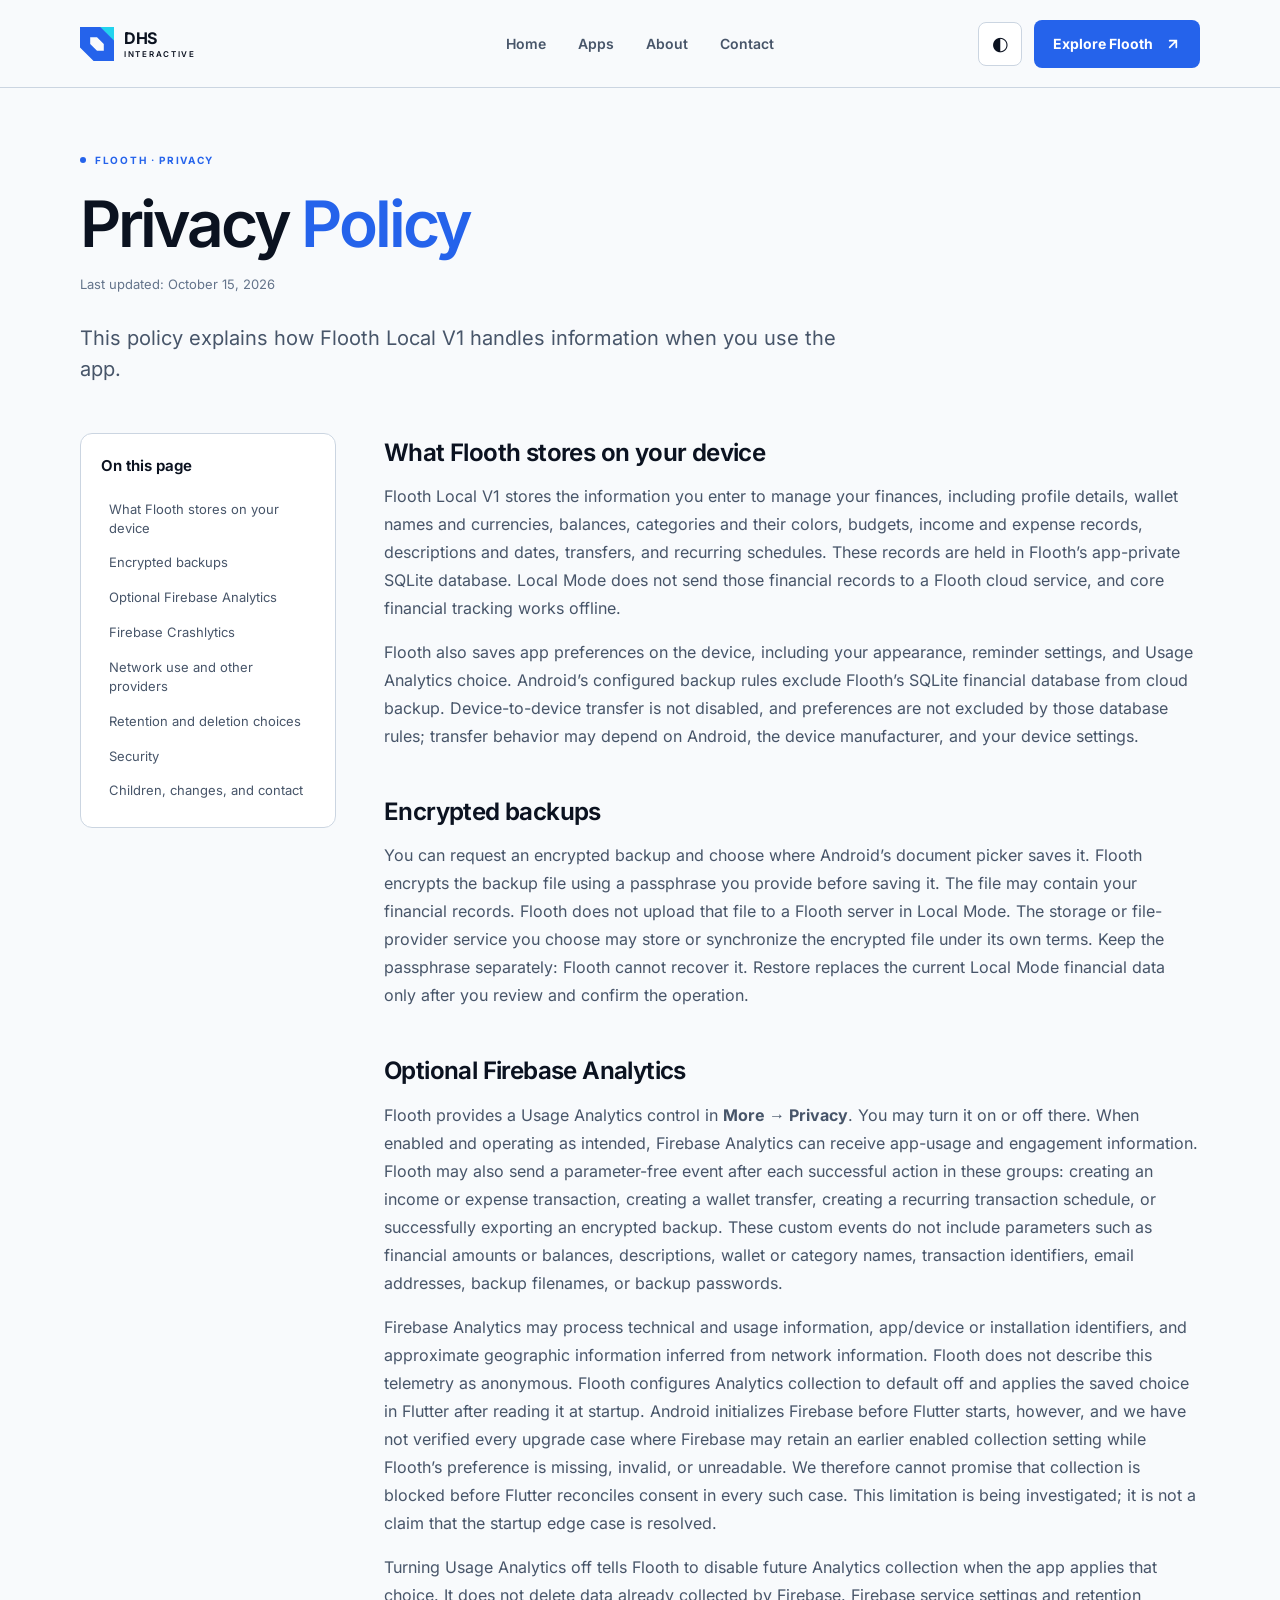
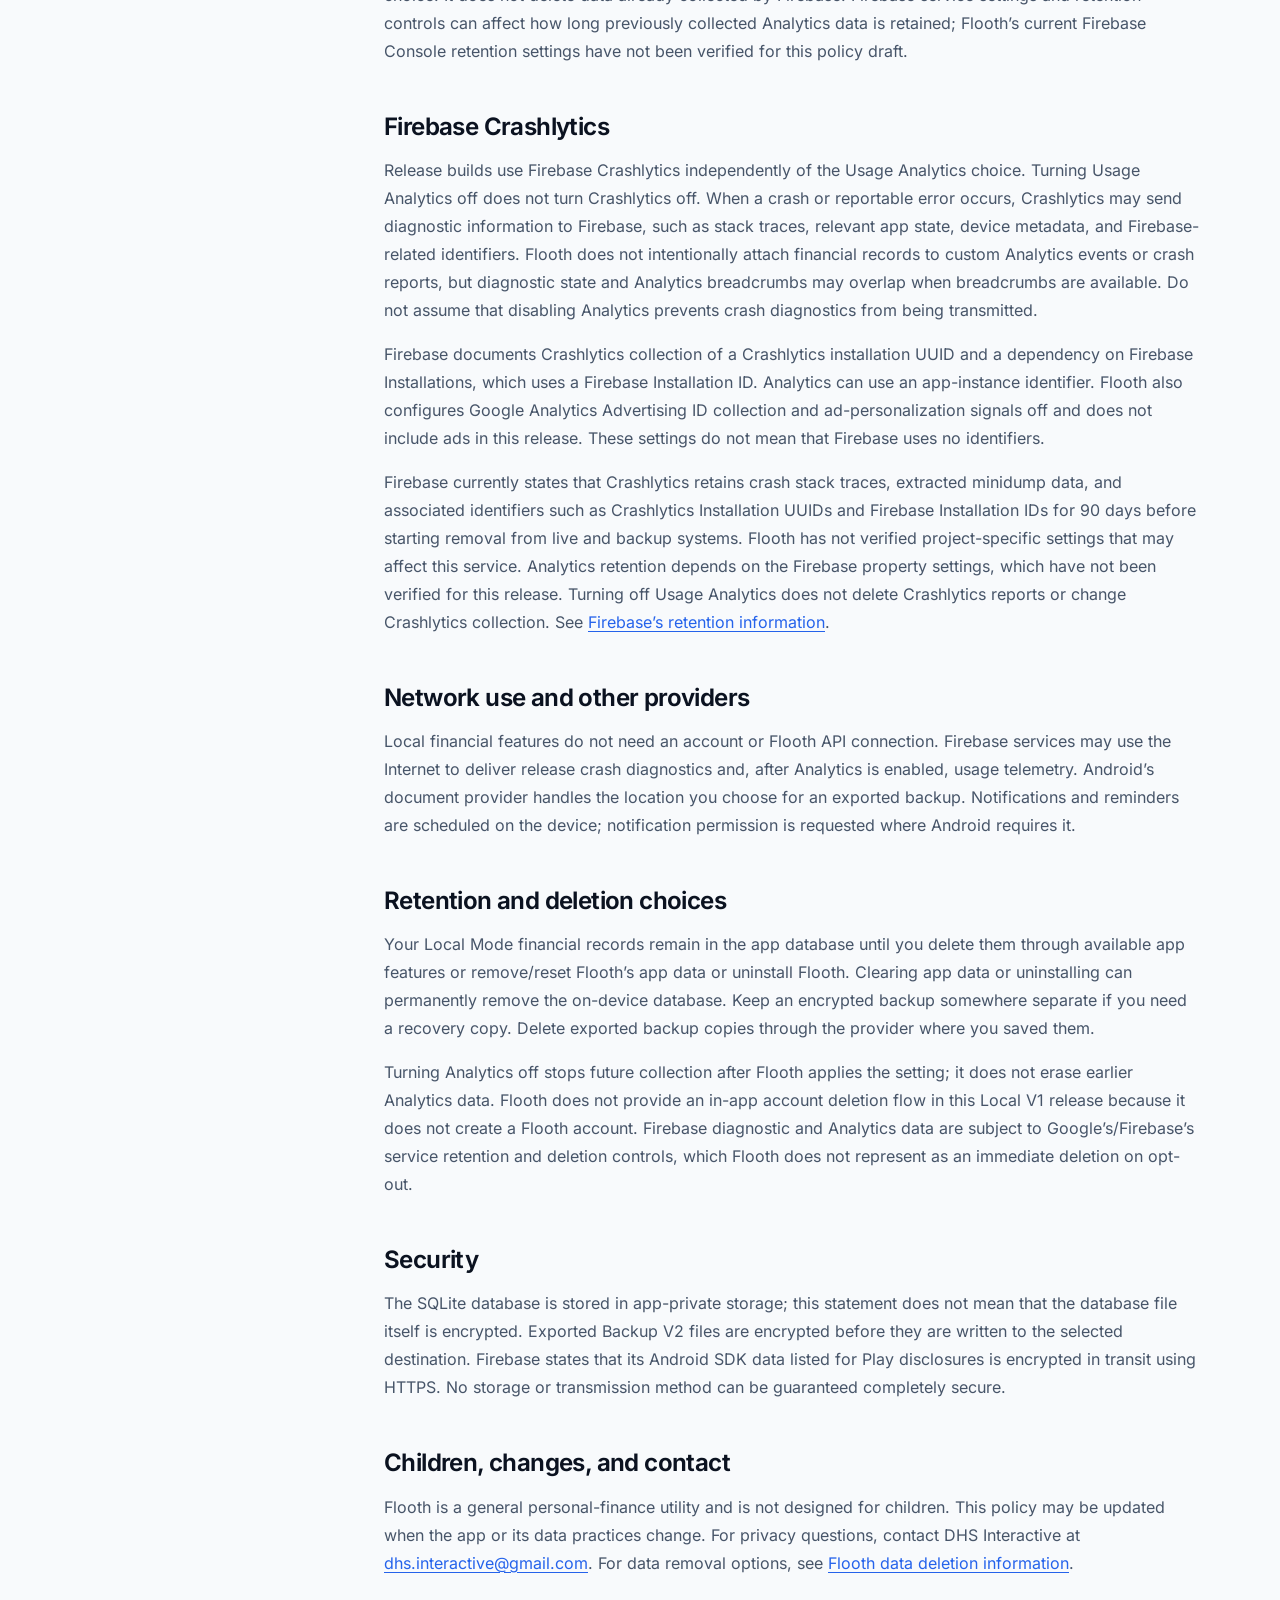
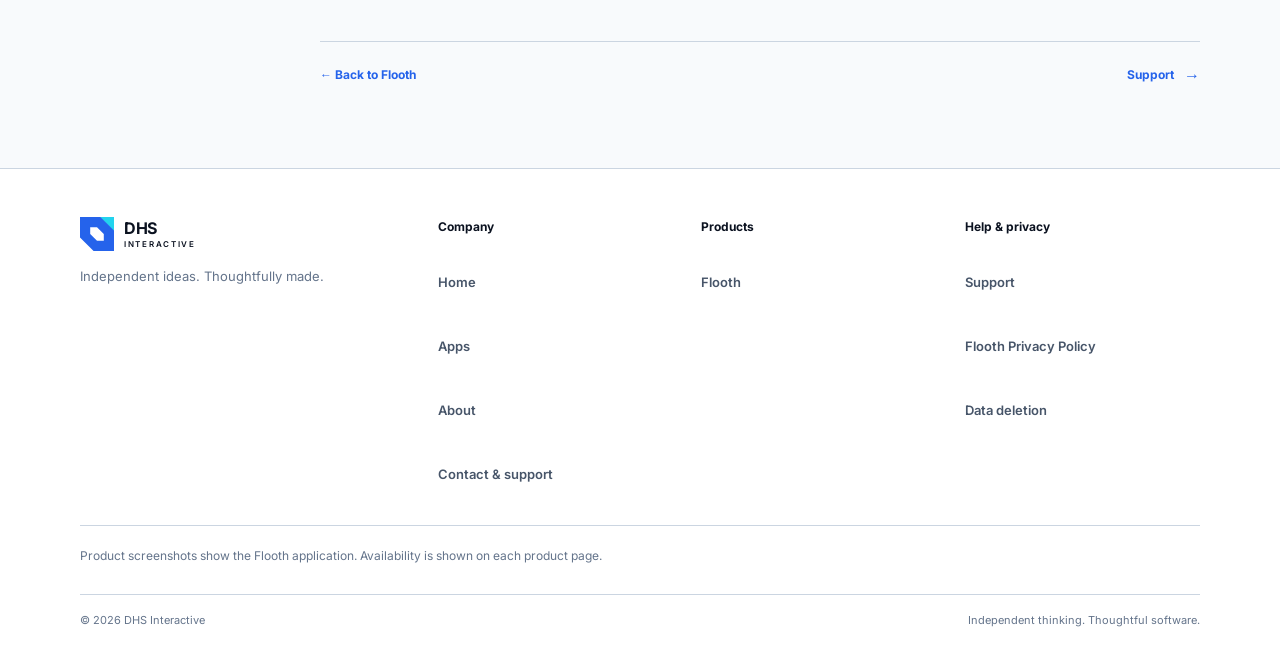
<file: apps/flooth/privacy/index.html>
<!doctype html>
<html lang="en">
<head><meta charset="utf-8"><meta name="viewport" content="width=device-width, initial-scale=1"><meta name="theme-color" content="#f8fafc"><meta name="color-scheme" content="light dark"><link rel="icon" type="image/svg+xml" href="/assets/brand/favicon.svg"><script>(()=>{try{const t=localStorage.getItem("dhs-theme");if(t==="light"||t==="dark")document.documentElement.dataset.theme=t}catch{}})()</script><link rel="preload" href="/assets/fonts/inter/inter-latin-variable.woff2" as="font" type="font/woff2" crossorigin><meta name="description" content="Flooth Privacy Policy, including local financial storage and optional Firebase services."><title>Flooth Privacy Policy — DHS Interactive</title><link rel="stylesheet" href="/assets/site.css"><script src="/assets/site.js" defer></script></head>
<body><a class="skip-link" href="#main">Skip to content</a><header class="site-header"><div class="container header-inner">
<a class="brand" href="/" aria-label="DHS Interactive home"><img class="brand-symbol" src="/assets/brand/connected-fold.svg" alt="" width="32" height="32"><span class="brand-wordmark"><strong>DHS</strong><small>INTERACTIVE</small></span></a>
<nav class="primary-nav" aria-label="Primary navigation"><a href="/">Home</a><a href="/apps/">Apps</a><a href="/#about">About</a><a href="mailto:dhs.interactive@gmail.com">Contact</a></nav>
<div class="header-actions"><button class="theme-toggle" type="button" data-theme-toggle aria-label="Color theme: Follow system. Activate to switch to Light." title="Color theme: Follow system"><span data-theme-icon aria-hidden="true">◐</span><span class="visually-hidden" data-theme-status>Color theme: Follow system. Activate to switch to Light.</span></button><a class="button button-primary header-cta" href="/apps/flooth/" aria-current="location">Explore Flooth<img src="/assets/icons/arrow-up-right.svg" alt="" width="16" height="16"></a><button class="menu-toggle" type="button" aria-expanded="false" aria-controls="mobile-nav" aria-label="Open navigation" data-menu-toggle><span></span><span></span><span></span></button></div>
<nav class="mobile-nav" id="mobile-nav" aria-label="Mobile navigation"><a href="/">Home</a><a href="/apps/">Apps</a><a href="/#about">About</a><a href="mailto:dhs.interactive@gmail.com">Contact</a><a class="mobile-nav-cta" href="/apps/flooth/" aria-current="location">Explore Flooth<img src="/assets/icons/arrow-up-right.svg" alt="" width="16" height="16"></a></nav></div></header>
<main id="main" class="legal-page container"><p class="eyebrow"><span class="eyebrow-dot"></span> Flooth · Privacy</p><h1>Privacy <span>Policy</span></h1><p class="legal-meta">Last updated: October 15, 2026</p><p class="legal-intro">This policy explains how Flooth Local V1 handles information when you use the app.</p>
<div class="legal-layout"><nav class="legal-toc" aria-label="Privacy Policy contents"><h2>On this page</h2><ol><li><a href="#what-flooth-stores-on-your-device">What Flooth stores on your device</a></li><li><a href="#encrypted-backups">Encrypted backups</a></li><li><a href="#optional-firebase-analytics">Optional Firebase Analytics</a></li><li><a href="#firebase-crashlytics">Firebase Crashlytics</a></li><li><a href="#network-use-and-other-providers">Network use and other providers</a></li><li><a href="#retention-and-deletion-choices">Retention and deletion choices</a></li><li><a href="#security">Security</a></li><li><a href="#children-changes-and-contact">Children, changes, and contact</a></li></ol></nav><article class="legal-content">
<h2 id="what-flooth-stores-on-your-device">What Flooth stores on your device</h2><p>Flooth Local V1 stores the information you enter to manage your finances, including profile details, wallet names and currencies, balances, categories and their colors, budgets, income and expense records, descriptions and dates, transfers, and recurring schedules. These records are held in Flooth’s app-private SQLite database. Local Mode does not send those financial records to a Flooth cloud service, and core financial tracking works offline.</p><p>Flooth also saves app preferences on the device, including your appearance, reminder settings, and Usage Analytics choice. Android’s configured backup rules exclude Flooth’s SQLite financial database from cloud backup. Device-to-device transfer is not disabled, and preferences are not excluded by those database rules; transfer behavior may depend on Android, the device manufacturer, and your device settings.</p>
<h2 id="encrypted-backups">Encrypted backups</h2><p>You can request an encrypted backup and choose where Android’s document picker saves it. Flooth encrypts the backup file using a passphrase you provide before saving it. The file may contain your financial records. Flooth does not upload that file to a Flooth server in Local Mode. The storage or file-provider service you choose may store or synchronize the encrypted file under its own terms. Keep the passphrase separately: Flooth cannot recover it. Restore replaces the current Local Mode financial data only after you review and confirm the operation.</p>
<h2 id="optional-firebase-analytics">Optional Firebase Analytics</h2><p>Flooth provides a Usage Analytics control in <strong>More → Privacy</strong>. You may turn it on or off there. When enabled and operating as intended, Firebase Analytics can receive app-usage and engagement information. Flooth may also send a parameter-free event after each successful action in these groups: creating an income or expense transaction, creating a wallet transfer, creating a recurring transaction schedule, or successfully exporting an encrypted backup. These custom events do not include parameters such as financial amounts or balances, descriptions, wallet or category names, transaction identifiers, email addresses, backup filenames, or backup passwords.</p><p>Firebase Analytics may process technical and usage information, app/device or installation identifiers, and approximate geographic information inferred from network information. Flooth does not describe this telemetry as anonymous. Flooth configures Analytics collection to default off and applies the saved choice in Flutter after reading it at startup. Android initializes Firebase before Flutter starts, however, and we have not verified every upgrade case where Firebase may retain an earlier enabled collection setting while Flooth’s preference is missing, invalid, or unreadable. We therefore cannot promise that collection is blocked before Flutter reconciles consent in every such case. This limitation is being investigated; it is not a claim that the startup edge case is resolved.</p><p>Turning Usage Analytics off tells Flooth to disable future Analytics collection when the app applies that choice. It does not delete data already collected by Firebase. Firebase service settings and retention controls can affect how long previously collected Analytics data is retained; Flooth’s current Firebase Console retention settings have not been verified for this policy draft.</p>
<h2 id="firebase-crashlytics">Firebase Crashlytics</h2><p>Release builds use Firebase Crashlytics independently of the Usage Analytics choice. Turning Usage Analytics off does not turn Crashlytics off. When a crash or reportable error occurs, Crashlytics may send diagnostic information to Firebase, such as stack traces, relevant app state, device metadata, and Firebase-related identifiers. Flooth does not intentionally attach financial records to custom Analytics events or crash reports, but diagnostic state and Analytics breadcrumbs may overlap when breadcrumbs are available. Do not assume that disabling Analytics prevents crash diagnostics from being transmitted.</p><p>Firebase documents Crashlytics collection of a Crashlytics installation UUID and a dependency on Firebase Installations, which uses a Firebase Installation ID. Analytics can use an app-instance identifier. Flooth also configures Google Analytics Advertising ID collection and ad-personalization signals off and does not include ads in this release. These settings do not mean that Firebase uses no identifiers.</p><p>Firebase currently states that Crashlytics retains crash stack traces, extracted minidump data, and associated identifiers such as Crashlytics Installation UUIDs and Firebase Installation IDs for 90 days before starting removal from live and backup systems. Flooth has not verified project-specific settings that may affect this service. Analytics retention depends on the Firebase property settings, which have not been verified for this release. Turning off Usage Analytics does not delete Crashlytics reports or change Crashlytics collection. See <a href="https://firebase.google.com/support/privacy" rel="noopener noreferrer">Firebase’s retention information</a>.</p>
<h2 id="network-use-and-other-providers">Network use and other providers</h2><p>Local financial features do not need an account or Flooth API connection. Firebase services may use the Internet to deliver release crash diagnostics and, after Analytics is enabled, usage telemetry. Android’s document provider handles the location you choose for an exported backup. Notifications and reminders are scheduled on the device; notification permission is requested where Android requires it.</p>
<h2 id="retention-and-deletion-choices">Retention and deletion choices</h2><p>Your Local Mode financial records remain in the app database until you delete them through available app features or remove/reset Flooth’s app data or uninstall Flooth. Clearing app data or uninstalling can permanently remove the on-device database. Keep an encrypted backup somewhere separate if you need a recovery copy. Delete exported backup copies through the provider where you saved them.</p><p>Turning Analytics off stops future collection after Flooth applies the setting; it does not erase earlier Analytics data. Flooth does not provide an in-app account deletion flow in this Local V1 release because it does not create a Flooth account. Firebase diagnostic and Analytics data are subject to Google’s/Firebase’s service retention and deletion controls, which Flooth does not represent as an immediate deletion on opt-out.</p>
<h2 id="security">Security</h2><p>The SQLite database is stored in app-private storage; this statement does not mean that the database file itself is encrypted. Exported Backup V2 files are encrypted before they are written to the selected destination. Firebase states that its Android SDK data listed for Play disclosures is encrypted in transit using HTTPS. No storage or transmission method can be guaranteed completely secure.</p>
<h2 id="children-changes-and-contact">Children, changes, and contact</h2><p>Flooth is a general personal-finance utility and is not designed for children. This policy may be updated when the app or its data practices change. For privacy questions, contact DHS Interactive at <a href="mailto:dhs.interactive@gmail.com">dhs.interactive@gmail.com</a>. For data removal options, see <a href="../delete-data/">Flooth data deletion information</a>.</p>
</article></div><div class="legal-back"><a class="text-link" href="../">← Back to Flooth</a><a class="text-link" href="../support/">Support <span aria-hidden="true">→</span></a></div></main>
<footer class="site-footer"><div class="container footer-inner">
<div class="footer-company"><a class="brand footer-brand" href="/" aria-label="DHS Interactive home"><img class="brand-symbol" src="/assets/brand/connected-fold.svg" alt="" width="32" height="32"><span class="brand-wordmark"><strong>DHS</strong><small>INTERACTIVE</small></span></a><p>Independent ideas. Thoughtfully made.</p></div>
<nav class="footer-group" aria-label="Company"><h2>Company</h2><a href="/">Home</a><a href="/apps/">Apps</a><a href="/#about">About</a><a href="mailto:dhs.interactive@gmail.com">Contact &amp; support</a></nav>
<nav class="footer-group" aria-label="Products"><h2>Products</h2><a href="/apps/flooth/">Flooth</a></nav>
<nav class="footer-group footer-trust" aria-label="Trust and support"><h2>Help &amp; privacy</h2><a href="/apps/flooth/support/">Support</a><a href="/apps/flooth/privacy/">Flooth Privacy Policy</a><a href="/apps/flooth/delete-data/">Data deletion</a></nav>
<p class="footer-note">Product screenshots show the Flooth application. Availability is shown on each product page.</p><div class="footer-bottom"><span>© <span data-year>2026</span> DHS Interactive</span><span>Independent thinking. Thoughtful software.</span></div></div></footer></body></html>
</file>
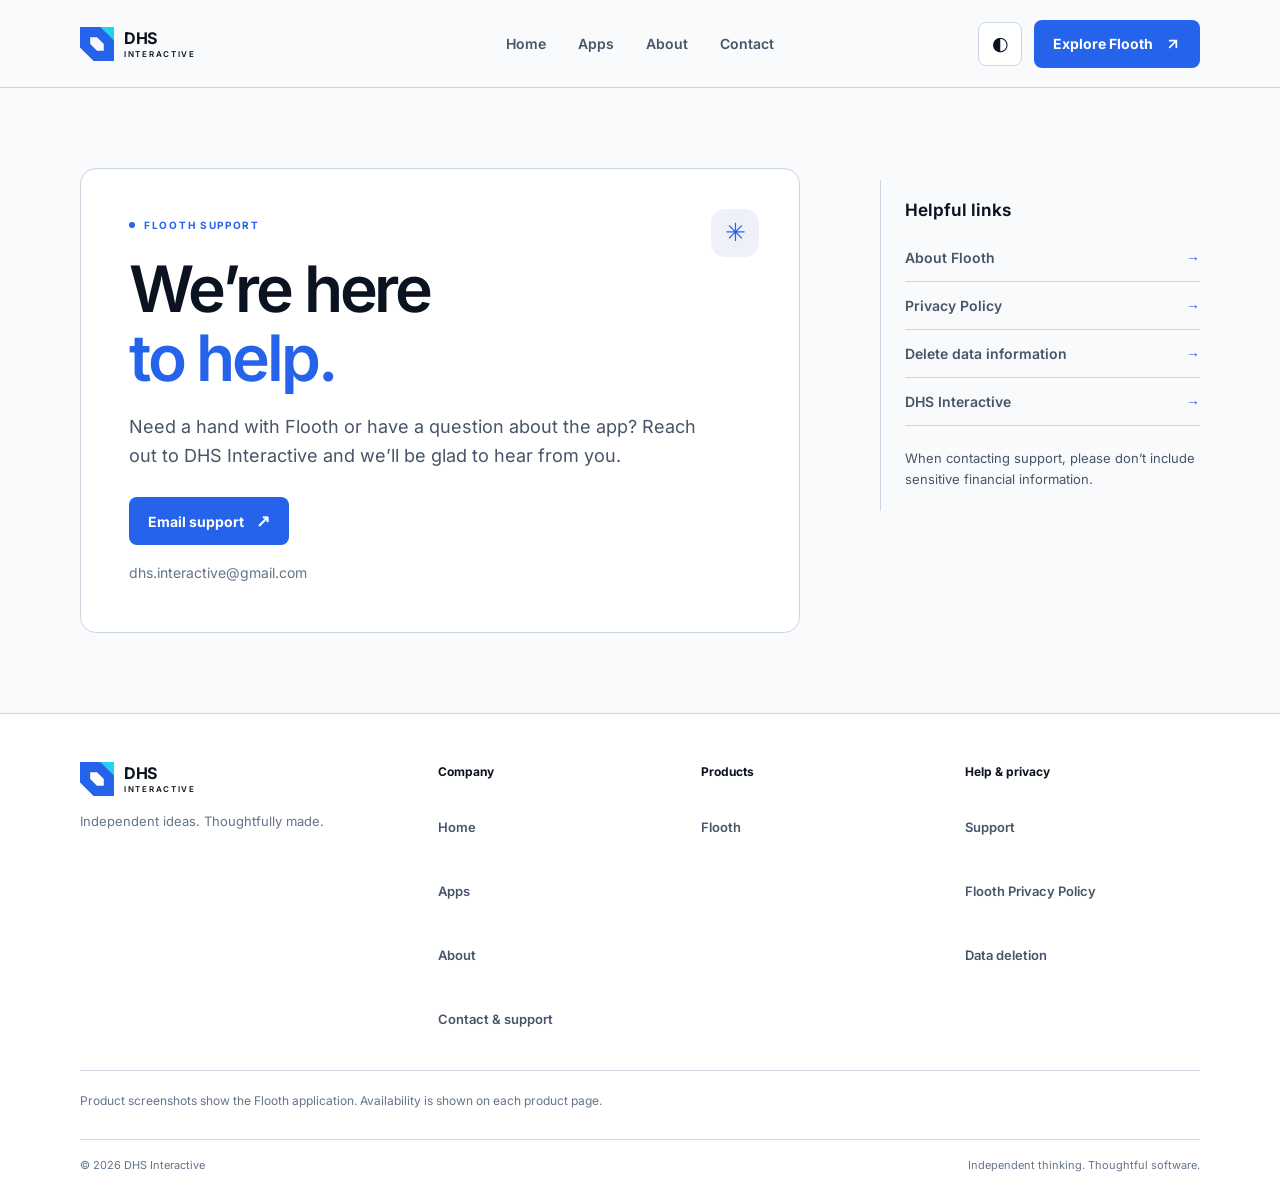
<file: apps/flooth/support/index.html>
<!doctype html>
<html lang="en">
<head><meta charset="utf-8"><meta name="viewport" content="width=device-width, initial-scale=1"><meta name="theme-color" content="#f8fafc"><meta name="color-scheme" content="light dark"><link rel="icon" type="image/svg+xml" href="/assets/brand/favicon.svg"><script>(()=>{try{const t=localStorage.getItem("dhs-theme");if(t==="light"||t==="dark")document.documentElement.dataset.theme=t}catch{}})()</script><link rel="preload" href="/assets/fonts/inter/inter-latin-variable.woff2" as="font" type="font/woff2" crossorigin><meta name="description" content="Get support for Flooth from DHS Interactive."><title>Flooth Support — DHS Interactive</title><link rel="stylesheet" href="/assets/site.css"><script src="/assets/site.js" defer></script></head>
<body><a class="skip-link" href="#main">Skip to content</a><header class="site-header"><div class="container header-inner">
<a class="brand" href="/" aria-label="DHS Interactive home"><img class="brand-symbol" src="/assets/brand/connected-fold.svg" alt="" width="32" height="32"><span class="brand-wordmark"><strong>DHS</strong><small>INTERACTIVE</small></span></a>
<nav class="primary-nav" aria-label="Primary navigation"><a href="/">Home</a><a href="/apps/">Apps</a><a href="/#about">About</a><a href="mailto:dhs.interactive@gmail.com">Contact</a></nav>
<div class="header-actions"><button class="theme-toggle" type="button" data-theme-toggle aria-label="Color theme: Follow system. Activate to switch to Light." title="Color theme: Follow system"><span data-theme-icon aria-hidden="true">◐</span><span class="visually-hidden" data-theme-status>Color theme: Follow system. Activate to switch to Light.</span></button><a class="button button-primary header-cta" href="/apps/flooth/" aria-current="location">Explore Flooth<img src="/assets/icons/arrow-up-right.svg" alt="" width="16" height="16"></a><button class="menu-toggle" type="button" aria-expanded="false" aria-controls="mobile-nav" aria-label="Open navigation" data-menu-toggle><span></span><span></span><span></span></button></div>
<nav class="mobile-nav" id="mobile-nav" aria-label="Mobile navigation"><a href="/">Home</a><a href="/apps/">Apps</a><a href="/#about">About</a><a href="mailto:dhs.interactive@gmail.com">Contact</a><a class="mobile-nav-cta" href="/apps/flooth/" aria-current="location">Explore Flooth<img src="/assets/icons/arrow-up-right.svg" alt="" width="16" height="16"></a></nav></div></header>
<main id="main" class="support-page container"><div class="support-layout"><section class="support-card"><div class="support-icon" aria-hidden="true">✳</div><p class="eyebrow"><span class="eyebrow-dot"></span> Flooth support</p><h1>We’re here<br><span>to help.</span></h1><p class="lead">Need a hand with Flooth or have a question about the app? Reach out to DHS Interactive and we’ll be glad to hear from you.</p><a class="button button-primary" href="mailto:dhs.interactive@gmail.com">Email support <span aria-hidden="true">↗</span></a><p class="support-email">dhs.interactive@gmail.com</p></section><aside class="support-aside" aria-labelledby="support-links-heading"><h2 id="support-links-heading">Helpful links</h2><a href="../">About Flooth <span>→</span></a><a href="../privacy/">Privacy Policy <span>→</span></a><a href="../delete-data/">Delete data information <span>→</span></a><a href="../../">DHS Interactive <span>→</span></a><p>When contacting support, please don’t include sensitive financial information.</p></aside></div></main>
<footer class="site-footer"><div class="container footer-inner">
<div class="footer-company"><a class="brand footer-brand" href="/" aria-label="DHS Interactive home"><img class="brand-symbol" src="/assets/brand/connected-fold.svg" alt="" width="32" height="32"><span class="brand-wordmark"><strong>DHS</strong><small>INTERACTIVE</small></span></a><p>Independent ideas. Thoughtfully made.</p></div>
<nav class="footer-group" aria-label="Company"><h2>Company</h2><a href="/">Home</a><a href="/apps/">Apps</a><a href="/#about">About</a><a href="mailto:dhs.interactive@gmail.com">Contact &amp; support</a></nav>
<nav class="footer-group" aria-label="Products"><h2>Products</h2><a href="/apps/flooth/">Flooth</a></nav>
<nav class="footer-group footer-trust" aria-label="Trust and support"><h2>Help &amp; privacy</h2><a href="/apps/flooth/support/">Support</a><a href="/apps/flooth/privacy/">Flooth Privacy Policy</a><a href="/apps/flooth/delete-data/">Data deletion</a></nav>
<p class="footer-note">Product screenshots show the Flooth application. Availability is shown on each product page.</p><div class="footer-bottom"><span>© <span data-year>2026</span> DHS Interactive</span><span>Independent thinking. Thoughtful software.</span></div></div></footer></body></html>
</file>
<file: assets/site.css>
:root{--ink:#182b2a;--muted:#617170;--teal:#237a6b;--teal-dark:#175c51;--mint:#c6e8d9;--paper:#f6f8f7;--white:#fff;--line:#e2e9e6;--peach:#f2c7a5;--serif:Manrope,'DM Sans',sans-serif;--sans:'DM Sans',Arial,sans-serif;--container:1120px}*{box-sizing:border-box}html{scroll-behavior:smooth}body{margin:0;background:var(--paper);color:var(--ink);font-family:var(--sans);font-size:16px;line-height:1.65;-webkit-font-smoothing:antialiased}a{color:inherit;text-decoration:none}a:hover{color:var(--teal)}button{font:inherit}.container{width:min(var(--container),calc(100% - 56px));margin-inline:auto}.skip-link{position:absolute;left:16px;top:-60px;z-index:20;padding:10px 16px;background:var(--ink);color:#fff;border-radius:4px}.skip-link:focus{top:12px}.site-header{height:84px;border-bottom:1px solid rgba(24,43,42,.07);background:rgba(246,248,247,.94);position:relative;z-index:5}.header-inner,.primary-nav,.brand{display:flex;align-items:center}.header-inner{height:100%;justify-content:space-between}.brand{gap:11px;font-family:var(--serif);font-weight:600;font-size:15px;letter-spacing:-.3px}.brand b{font-weight:400;color:var(--muted)}.brand-mark{width:35px;height:35px;display:grid;place-items:center;border-radius:11px;background:var(--teal);color:#fff;font-size:19px;font-weight:800}.primary-nav{gap:35px;font-size:13px;font-weight:600;color:#526361}.primary-nav a[aria-current=page]{color:var(--teal)}.primary-nav .nav-cta{color:var(--ink);padding:10px 15px;border:1px solid #cbd7d3;border-radius:5px}.nav-cta span{margin-left:8px;color:var(--teal)}.menu-toggle{display:none;flex-direction:column;align-items:center;justify-content:center;gap:4px;border:0;background:transparent;width:42px;height:42px;padding:10px;cursor:pointer}.menu-toggle span{display:block;flex:none;width:20px;height:2px;background:currentColor;margin:0;border-radius:2px}.hero{min-height:602px;display:grid;grid-template-columns:1.03fr .97fr;align-items:center;padding-block:69px 80px}.hero-copy{padding:0 0 8px 10px}.eyebrow{text-transform:uppercase;letter-spacing:1.7px;font-size:10px;font-weight:700;color:var(--teal);margin:0 0 20px;display:flex;align-items:center;gap:9px}.eyebrow-dot{width:6px;height:6px;border-radius:50%;background:var(--teal)}h1,h2,h3,p{margin-top:0}.hero h1,.page-hero h1,.product-hero h1,.legal-page h1,.support-card h1{font-family:var(--serif);font-size:clamp(48px,6vw,70px);line-height:1.08;letter-spacing:-3.7px;font-weight:600;margin:0 0 23px}.hero h1 span,.page-hero h1 span,.product-hero h1 span,.legal-page h1 span,.support-card h1 span{color:var(--teal)}.lead{color:var(--muted);font-size:16px;line-height:1.8;max-width:470px;margin-bottom:28px}.button-row{display:flex;align-items:center;gap:25px}.button{display:inline-flex;align-items:center;gap:21px;min-height:48px;padding:0 19px;border-radius:5px;font-size:12px;font-weight:700;transition:transform .2s,background .2s}.button:hover{transform:translateY(-2px)}.button-primary{background:var(--teal);color:#fff}.button-primary:hover{background:var(--teal-dark);color:#fff}.button span{font-size:17px}.text-link{display:inline-flex;align-items:center;gap:10px;font-size:12px;font-weight:700;color:var(--teal)}.text-link span{font-size:16px}.hero-note{display:flex;align-items:center;gap:12px;margin-top:53px;font-size:11px;line-height:1.7;color:var(--muted)}.hero-note b{font-size:12px;color:var(--ink)}.note-icon{width:30px;height:30px;display:grid;place-items:center;border-radius:50%;background:#e4f1eb;color:var(--teal);font-size:17px}.hero-art{height:420px;position:relative;display:grid;place-items:center;overflow:hidden}.art-orbit{position:absolute;border:1px solid #dce7e2;border-radius:50%}.orbit-one{height:350px;width:350px}.orbit-two{height:440px;width:440px;border-style:dashed;opacity:.75}.phone{width:226px;height:384px;border:7px solid #203b38;border-radius:31px;background:#fff;box-shadow:0 25px 55px rgba(28,66,57,.18);position:relative;z-index:1;overflow:hidden;padding:15px 15px 12px}.phone-notch{position:absolute;width:76px;height:16px;border-radius:0 0 11px 11px;background:#203b38;top:0;left:calc(50% - 38px)}.phone-top{display:flex;justify-content:space-between;font-size:7px;font-weight:700;margin-top:1px}.phone-content{padding-top:17px}.phone-greeting{font-family:var(--serif);font-size:15px;line-height:1.35;margin-bottom:17px}.phone-greeting b{color:var(--teal)}.balance-label,.device-label{font-size:7px;letter-spacing:1.3px;color:var(--illustration-text-secondary);font-weight:700}.balance{font-family:var(--serif);font-size:29px;font-weight:700;letter-spacing:-1.2px;margin-top:3px}.balance span,.device-total span{font-size:17px;color:var(--illustration-text-secondary)}.chart{height:68px;display:flex;align-items:end;justify-content:space-between;margin-top:8px;border-bottom:1px solid #edf1ef;padding-bottom:0}.chart i{display:block;width:10px;border-radius:4px 4px 0 0;background:#bfdfd1}.chart i:nth-child(3n){background:#5eab8e}.chart i:nth-child(1){height:20%}.chart i:nth-child(2){height:33%}.chart i:nth-child(3){height:28%}.chart i:nth-child(4){height:48%}.chart i:nth-child(5){height:41%}.chart i:nth-child(6){height:59%}.chart i:nth-child(7){height:50%}.chart i:nth-child(8){height:72%}.chart i:nth-child(9){height:66%}.chart i:nth-child(10){height:85%}.chart i:nth-child(11){height:100%}.phone-rows{height:43px;border-bottom:1px solid #edf1ef;display:flex;align-items:center;gap:7px;font-size:7px;font-weight:600}.phone-rows b{margin-left:auto;color:var(--teal);font-size:7px}.row-icon{width:20px;height:20px;border-radius:6px;display:grid;place-items:center;font-size:11px;color:var(--teal)}.mint{background:#e3f2eb}.peach{background:#fbede1;color:#bb8055}.float-card{z-index:2;position:absolute;bottom:60px;right:0;display:flex;align-items:center;gap:11px;background:#fff;box-shadow:0 12px 28px rgba(24,43,42,.09);padding:13px 16px;border-radius:7px}.float-icon{display:grid;place-items:center;width:29px;height:29px;border-radius:50%;background:#e4f1eb;color:var(--teal)}.float-card small,.float-card b{display:block}.float-card small{font-size:8px;color:#84918e}.float-card b{font-size:10px}.art-spark{position:absolute;color:var(--teal)}.spark-one{top:52px;right:76px;font-size:27px}.spark-two{bottom:70px;left:60px;color:#d39462;font-size:22px}.principles{background:#edf3f0;border-block:1px solid #e6ede9}.principle-grid{display:grid;grid-template-columns:repeat(3,1fr);padding-block:36px}.principle-grid>div{padding:0 32px;border-right:1px solid #d8e3de}.principle-grid>div:first-child{padding-left:12px}.principle-grid>div:last-child{border:0}.principle-number{font-size:9px;font-weight:700;letter-spacing:1px;color:var(--teal)}.principle-grid h2{font:600 17px var(--serif);letter-spacing:-.4px;margin:7px 0 3px}.principle-grid p{font-size:11px;color:var(--muted);margin:0}.featured{padding-block:95px 100px}.section-heading{display:flex;align-items:end;justify-content:space-between;margin-bottom:29px}.section-heading .eyebrow{margin-bottom:10px}.section-heading h2,.local-copy h2,.closing h2{font:600 37px/1.2 var(--serif);letter-spacing:-1.7px;margin:0}.section-heading h2 span{color:var(--teal)}.section-heading>.text-link{margin-bottom:5px}.feature-card{min-height:360px;border-radius:8px;overflow:hidden;background:#24786b;display:grid;grid-template-columns:1fr .92fr;color:#fff}.feature-copy{padding:48px 54px}.product-label{display:flex;align-items:center;gap:9px;font-size:10px;font-weight:600;letter-spacing:.4px;color:#d9eee5}.flooth-mark{width:32px;height:32px;display:inline-grid;place-items:center;border-radius:10px;background:#c4e8d6;color:#286d5b;font:800 23px var(--serif);letter-spacing:-2px}.feature-copy h3{font:600 40px/1.14 var(--serif);letter-spacing:-1.7px;margin:20px 0 13px}.feature-copy p{max-width:380px;color:#d7eae4;font-size:12px;line-height:1.8;margin-bottom:24px}.button-light{background:#eff7f2;color:var(--teal-dark)}.feature-visual{position:relative;display:grid;place-items:center;background:radial-gradient(ellipse at 50% 55%,#65a991 0,#438e7c 42%,#24786b 72%);overflow:hidden}.feature-visual:before,.feature-visual:after{content:"";position:absolute;border:1px solid rgba(223,247,236,.22);border-radius:50%;width:300px;height:300px}.feature-visual:after{width:400px;height:400px}.feature-stat{z-index:1;background:#fff;color:var(--ink);width:230px;padding:22px 23px;border-radius:8px;box-shadow:0 20px 50px rgba(18,52,44,.2);transform:rotate(-5deg)}.feature-stat span{display:block;font-size:8px;font-weight:700;letter-spacing:1.1px;color:var(--illustration-text-secondary)}.feature-stat strong{font:600 19px var(--serif);display:block;margin:7px 0 20px}.stat-bars{height:64px;display:flex;align-items:end;justify-content:space-between;border-bottom:1px solid #e6eeea}.stat-bars i{width:14px;border-radius:5px 5px 0 0;background:#bfe0d1}.stat-bars i:nth-child(2n){background:#529d80}.stat-bars i:nth-child(1){height:25%}.stat-bars i:nth-child(2){height:42%}.stat-bars i:nth-child(3){height:30%}.stat-bars i:nth-child(4){height:55%}.stat-bars i:nth-child(5){height:48%}.stat-bars i:nth-child(6){height:72%}.stat-bars i:nth-child(7){height:62%}.stat-bars i:nth-child(8){height:95%}.coin{position:absolute;z-index:2;display:grid;place-items:center;border-radius:50%;background:#f1d6b7;color:#926747;box-shadow:0 8px 20px #1b554c44}.coin-one{height:48px;width:48px;top:58px;left:70px;font-size:20px}.coin-two{height:36px;width:36px;right:53px;bottom:57px;background:#cbe9d9;color:var(--teal);font-size:18px}.feature-caption{position:absolute;left:40px;bottom:30px;font-size:10px;line-height:1.5;color:#d5ebe3}.closing{padding-bottom:90px}.closing-inner{border-top:1px solid var(--line);padding:49px 25px 38px;display:grid;grid-template-columns:1fr 1fr;align-items:center;position:relative}.closing .eyebrow{margin-bottom:12px}.closing h2{font-size:32px}.closing-inner>div:nth-child(2){padding-left:50px}.closing-inner>div:nth-child(2) p{color:var(--muted);font-size:12px;margin-bottom:18px}.closing-star{position:absolute;right:15px;top:43px;color:#b3d7c5;font-size:26px}.site-footer{background:var(--surface);border-top:1px solid var(--divider)}.footer-inner{min-height:88px;gap:26px;font-size:10px;color:var(--muted)}.footer-brand{color:var(--ink);font-size:12px}.footer-brand .brand-mark{width:27px;height:27px;border-radius:8px;font-size:15px}.footer-inner>span{margin-right:auto}.footer-inner nav{gap:20px}.footer-inner nav a{font-weight:600}.footer-inner small{font-size:9px}
.page-hero{padding:92px 0 52px}.page-hero h1{font-size:60px}.page-hero .lead{max-width:600px}.apps-list{padding-bottom:73px}.apps-list-heading{display:flex;align-items:center;justify-content:space-between;border-bottom:1px solid var(--line);padding-bottom:15px;margin-bottom:0}.apps-list-heading h2{font:600 17px var(--serif);margin:0}.apps-list-heading span{font-size:10px;color:var(--text-muted)}.app-card{display:grid;grid-template-columns:75px 1fr 50px;gap:20px;align-items:center;padding:27px 23px;background:var(--surface);border-bottom:1px solid var(--divider);transition:background .2s}.app-card:hover{background:var(--surface-raised)}.app-icon{height:60px;width:60px;display:grid;place-items:center;border-radius:17px;background:#287d6d;color:#d5eee2;font:800 41px var(--serif);letter-spacing:-5px;box-shadow:inset 0 -5px 0 #1f695b}.app-icon span{color:#e1b481}.app-category{font-size:9px;letter-spacing:1.2px;color:var(--teal);font-weight:700}.app-card h3{font:600 22px var(--serif);margin:2px 0 5px}.app-card p{font-size:12px;color:var(--muted);margin:0}.app-arrow{justify-self:end;color:var(--teal);font-size:22px}.future-note{display:flex;gap:15px;padding:29px 23px;color:var(--text-secondary);font-size:12px}.future-note>span{color:#c69769;font-size:21px}.future-note p{margin:0}.future-note b{color:var(--ink)}.simple-cta{display:flex;align-items:center;justify-content:space-between;border-top:1px solid var(--line);padding-block:24px;margin-bottom:45px}.simple-cta p{margin:0;font-size:12px;color:var(--muted)}
.product-hero{min-height:500px;display:grid;grid-template-columns:1.1fr .9fr;align-items:center;padding-block:63px}.product-hero h1{font-size:56px}.product-title{display:flex;align-items:flex-start;gap:15px}.flooth-mark.large{flex:none;width:46px;height:46px;border-radius:14px;font-size:31px;margin-top:6px}.product-hero .lead{max-width:510px}.availability-note{display:flex;align-items:center;gap:9px;font-size:11px;font-weight:600;color:var(--text-muted)}.status-dot{width:7px;height:7px;border-radius:50%;background:#b98d63}.product-art{position:relative;height:390px;display:grid;place-items:center;overflow:hidden}.product-ring,.local-orbit{position:absolute;width:315px;height:315px;border:1px solid #dbe7e1;border-radius:50%}.product-ring:after,.local-orbit:after{content:"";position:absolute;inset:-35px;border:1px dashed #d6e3dd;border-radius:50%}.product-device{z-index:1;width:235px;height:300px;border-radius:15px;background:var(--illustration-surface);color:var(--illustration-text-primary);box-shadow:0 25px 55px rgba(28,66,57,.15);padding:26px 23px;transform:rotate(4deg)}.device-total{display:block;font:700 31px var(--serif);letter-spacing:-1.2px;margin-top:12px;color:var(--illustration-text-primary)}.device-sub{display:block;font-size:9px;color:var(--illustration-text-secondary)}.device-chart{height:83px;display:flex;align-items:end;justify-content:space-around;border-bottom:1px solid #e8efeb;margin:15px 0}.device-chart i{width:13px;border-radius:5px 5px 0 0;background:#c9e4d6}.device-chart i:nth-child(2n){background:#55a183}.device-chart i:nth-child(1){height:25%}.device-chart i:nth-child(2){height:37%}.device-chart i:nth-child(3){height:30%}.device-chart i:nth-child(4){height:58%}.device-chart i:nth-child(5){height:47%}.device-chart i:nth-child(6){height:73%}.device-chart i:nth-child(7){height:100%}.device-chart i:nth-child(8){height:85%}.device-budget{display:flex;align-items:center;gap:8px;height:38px;font-size:8px;color:var(--illustration-text-secondary);border-bottom:1px solid var(--illustration-border)}.device-budget b{margin-left:auto;color:#2563eb;font-size:8px}.budget-dot{width:8px;height:8px;background:#77b79a;border-radius:3px}.peach-dot{background:#e6b48b}.product-spark{position:absolute;right:41px;top:55px;color:#c79463;font-size:25px}.product-features{background:var(--surface-raised);padding:75px 0 84px;border-block:1px solid var(--divider)}.product-features .section-heading{align-items:end}.product-features .section-heading h2{font-size:34px}.product-features .section-heading h2 span{color:var(--teal)}.section-intro{max-width:280px;font-size:12px;color:var(--muted);line-height:1.8;margin:0 0 4px}.feature-grid{display:grid;grid-template-columns:repeat(4,1fr);gap:13px;margin-top:37px}.feature-tile{position:relative;min-height:220px;background:var(--surface);padding:22px 20px;border:1px solid var(--divider);border-radius:8px}.tile-symbol{display:grid;place-items:center;height:38px;width:38px;border-radius:11px;background:#e5f2eb;color:var(--teal);font-size:22px}.budget-symbol{background:#f9eee4;color:#b7794e}.report-symbol{background:#eef0f8;color:#7077a2}.local-symbol{background:#e8f0f0;color:#56868a}.tile-count{position:absolute;right:20px;top:28px;font-size:9px;letter-spacing:1px;color:var(--text-muted)}.feature-tile h3{font:600 15px var(--serif);margin:24px 0 7px}.feature-tile p{font-size:10px;line-height:1.75;color:var(--muted);margin:0}.local-section{padding-block:91px;display:grid;grid-template-columns:.85fr 1.15fr;align-items:center;gap:75px}.local-illustration{height:300px;display:grid;place-items:center;position:relative}.local-orbit{width:230px;height:230px;background:#edf4f0}.local-lock{z-index:1;height:110px;width:110px;border-radius:35px;background:#fff;box-shadow:0 14px 40px #214e4217;display:grid;place-items:center;font-size:61px;color:var(--teal);transform:rotate(-9deg)}.local-spark{position:absolute;top:37px;right:48px;color:#c99564;font-size:26px}.local-copy .eyebrow{margin-bottom:12px}.local-copy h2{font-size:35px;margin-bottom:18px}.local-copy h2 span{color:var(--teal)}.local-copy p:not(.eyebrow){max-width:500px;color:var(--muted);font-size:12px;line-height:1.85;margin-bottom:14px}.local-copy .text-link{margin-top:6px}.product-links{background:var(--surface-raised);border-block:1px solid var(--divider)}.product-links-inner{min-height:200px;display:flex;align-items:center;justify-content:space-between}.product-links h2{font:600 25px var(--serif);letter-spacing:-.8px;margin:0 0 5px}.product-links .eyebrow{margin-bottom:8px}.product-links p:not(.eyebrow){font-size:11px;color:var(--muted);margin:0}
.legal-page{max-width:820px;padding-top:76px;padding-bottom:75px}.legal-page h1{font-size:53px;margin-bottom:9px}.legal-meta{font-size:11px;color:var(--text-muted)}.legal-intro{font-size:15px;color:var(--muted);margin:28px 0 35px}.legal-content{border-top:1px solid var(--line);padding-top:15px}.legal-content h2{font:700 17px var(--serif);letter-spacing:-.3px;margin:28px 0 8px}.legal-content p{font-size:12px;line-height:1.9;color:var(--text-secondary);margin-bottom:12px}.legal-content a{color:var(--teal);text-decoration:underline;text-underline-offset:2px}.legal-back{border-top:1px solid var(--line);margin-top:38px;padding-top:18px;display:flex;justify-content:space-between}.support-page{min-height:590px;display:grid;grid-template-columns:1fr 260px;align-items:center;gap:100px;padding-block:72px}.support-card{position:relative}.support-icon{position:absolute;right:9%;top:2px;width:52px;height:52px;display:grid;place-items:center;border-radius:17px;background:#e2f0e8;color:var(--teal);font-size:25px}.support-card h1{font-size:59px}.support-card .lead{max-width:440px}.support-card .button{margin-top:4px}.support-email{font-size:11px;color:var(--muted);margin:15px 0}.support-aside{border-left:1px solid var(--line);padding:10px 0 10px 25px}.support-aside h2{font:600 14px var(--serif);margin-bottom:15px}.support-aside>a{display:flex;justify-content:space-between;padding:11px 0;border-bottom:1px solid var(--line);font-size:11px;font-weight:600}.support-aside>a span{color:var(--teal)}.support-aside p{font-size:10px;color:var(--text-muted);line-height:1.7;margin-top:22px}
@media(max-width:800px){.container{width:min(var(--container),calc(100% - 40px))}.hero{grid-template-columns:1fr 0.9fr;min-height:560px;padding-block:50px}.hero h1{font-size:53px}.hero-art{transform:scale(.85);margin-inline:-25px}.feature-grid{grid-template-columns:repeat(2,1fr)}.local-section{gap:34px}.footer-inner{flex-wrap:wrap;padding-block:20px;gap:14px}.footer-inner>span{margin-right:0}.footer-inner nav{margin-left:0}.footer-inner small{width:100%}.support-page{gap:50px}.feature-copy{padding:40px 35px}}
@media(max-width:620px){.container{width:calc(100% - 40px)}.site-header{height:70px}.menu-toggle{display:block}.primary-nav{display:none;position:absolute;top:69px;left:0;right:0;background:var(--paper);padding:16px 20px 22px;border-bottom:1px solid var(--line);flex-direction:column;align-items:stretch;gap:0;box-shadow:0 12px 18px #19382b12}.primary-nav.is-open{display:flex}.primary-nav a{padding:12px 7px}.primary-nav .nav-cta{margin-top:5px;text-align:center}.hero{display:flex;flex-direction:column;align-items:stretch;padding:57px 0 45px;min-height:0}.hero-copy{padding:0}.hero h1,.page-hero h1{font-size:49px;letter-spacing:-2.5px}.lead{font-size:14px}.hero-note{margin-top:30px}.hero-art{height:370px;transform:scale(.9);margin:-10px -20px -10px}.phone{width:210px;height:357px}.float-card{right:0;bottom:44px}.orbit-one{width:310px;height:310px}.orbit-two{width:380px;height:380px}.principle-grid{grid-template-columns:1fr;padding-block:18px}.principle-grid>div,.principle-grid>div:first-child{padding:15px 4px;border-right:0;border-bottom:1px solid #d8e3de}.principle-grid>div:last-child{border-bottom:0}.principle-grid h2{margin-top:3px}.featured{padding-block:65px}.section-heading{align-items:start;gap:15px}.section-heading h2{font-size:31px}.section-heading>.text-link{white-space:nowrap;margin-top:25px;font-size:10px}.feature-card{grid-template-columns:1fr}.feature-copy{padding:34px 28px}.feature-copy h3{font-size:35px}.feature-visual{min-height:280px}.closing{padding-bottom:55px}.closing-inner{grid-template-columns:1fr;padding:35px 5px;gap:20px}.closing-inner>div:nth-child(2){padding-left:0}.closing-star{right:12px;top:34px}.footer-inner{display:grid;grid-template-columns:1fr auto}.footer-inner>span{grid-column:1/-1;grid-row:2}.footer-inner nav{grid-column:1/-1;margin:0;gap:17px}.footer-inner small{grid-column:1/-1;grid-row:4}.page-hero{padding:62px 0 32px}.page-hero h1{font-size:48px}.apps-list-heading h2{font-size:15px}.app-card{grid-template-columns:53px 1fr 18px;gap:12px;padding:19px 8px}.app-icon{width:49px;height:49px;border-radius:14px;font-size:34px}.app-card h3{font-size:19px}.app-card p{font-size:10px}.app-category{font-size:8px}.future-note{padding-inline:8px}.simple-cta{align-items:flex-start;gap:12px;flex-direction:column}.product-hero{grid-template-columns:minmax(0,1fr);padding-block:53px 35px} .product-hero-copy{min-width:0} .product-title{min-width:0} .product-title h1{min-width:0;overflow-wrap:anywhere}.product-hero h1{font-size:46px;letter-spacing:-2.8px}.product-title{gap:11px}.flooth-mark.large{width:38px;height:38px;font-size:27px}.product-art{height:335px}.product-ring{width:270px;height:270px}.product-device{transform:scale(.9) rotate(4deg)}.product-features{padding:55px 0}.product-features .section-heading{display:block}.product-features .section-heading h2{font-size:30px}.section-intro{margin-top:15px}.feature-grid{gap:9px;margin-top:25px}.feature-tile{padding:17px 14px;min-height:210px}.tile-count{right:13px;top:23px}.feature-tile h3{font-size:13px;margin-top:20px}.feature-tile p{font-size:9px}.local-section{padding-block:50px;grid-template-columns:1fr;gap:18px}.local-illustration{height:235px}.local-copy h2{font-size:31px}.product-links-inner{min-height:205px;align-items:flex-start;justify-content:center;flex-direction:column;gap:18px}.legal-page{padding-top:50px;padding-bottom:55px}.legal-page h1{font-size:44px;letter-spacing:-2px}.legal-intro{font-size:13px}.legal-content h2{font-size:16px}.legal-content p{font-size:11px}.support-page{min-height:0;display:block;padding-block:62px}.support-card h1{font-size:52px}.support-icon{right:0}.support-aside{margin-top:48px;padding-left:17px}.support-aside p{max-width:270px}}
@media(prefers-reduced-motion:reduce){html{scroll-behavior:auto}*,*:before,*:after{transition:none!important}}

/* DHS Interactive identity and homepage, aligned to the approved Figma tokens. */
@font-face {
  font-family:Inter;
  src:url('/assets/fonts/inter/inter-latin-variable.woff2') format('woff2');
  font-style:normal;
  font-weight:100 900;
  font-display:swap
}
:root {
  color-scheme:light;
  --canvas:#f8fafc;
  --surface:#fff;
  --surface-raised:#eef2f8;
  --text-primary:#0b1220;
  --text-secondary:#475569;
  --text-muted:#64748b;
  --brand-primary:#2563eb;
  --brand-secondary:#22d3ee;
  --text-on-brand:#fff;
  --divider:#cbd5e1;
  --illustration-surface:#fff;
  --illustration-text-primary:#0b1220;
  --illustration-text-secondary:#475569;
  --illustration-border:#cbd5e1;
  --ink:var(--text-primary);
  --muted:var(--text-secondary);
  --teal:var(--brand-primary);
  --teal-dark:#1d4ed8;
  --mint:#dbeafe;
  --paper:var(--canvas);
  --white:var(--surface);
  --line:var(--divider);
  --serif:Inter,Arial,sans-serif;
  --sans:Inter,Arial,sans-serif;
  --container:1280px
}
@media(prefers-color-scheme:dark) {
  :root:not([data-theme="light"]) {
    color-scheme:dark;
    --canvas:#0b1220;
    --surface:#121d30;
    --surface-raised:#19273d;
    --text-primary:#f8fafc;
    --text-secondary:#cbd5e1;
    --text-muted:#94a3b8;
    --brand-primary:#75a7ff;
    --brand-secondary:#22d3ee;
    --text-on-brand:#0b1220;
    --divider:#34445d;
    --teal-dark:#a6c5ff;
    --mint:#19273d
  }
}
:root[data-theme="dark"] {
  color-scheme:dark;
  --canvas:#0b1220;
  --surface:#121d30;
  --surface-raised:#19273d;
  --text-primary:#f8fafc;
  --text-secondary:#cbd5e1;
  --text-muted:#94a3b8;
  --brand-primary:#75a7ff;
  --brand-secondary:#22d3ee;
  --text-on-brand:#0b1220;
  --divider:#34445d;
  --teal-dark:#a6c5ff;
  --mint:#19273d
}
:root[data-theme="light"] {
  color-scheme:light
}
html {
  scroll-padding-top:96px
}
body {
  background:var(--canvas);
  color:var(--text-primary);
  font-family:Inter,Arial,sans-serif
}
.container {
  width:min(1280px,calc(100% - 160px))
}
a:hover {
  color:var(--brand-primary)
}
:focus-visible {
  outline:2px solid var(--brand-primary);
  outline-offset:2px
}
.skip-link {
  top:8px;
  transform:translateY(-160%);
  background:var(--text-primary);
  color:var(--canvas)
}
.skip-link:focus {
  transform:translateY(0)
}
.site-header {
  height:88px;
  background:var(--canvas);
  border-color:var(--divider)
}
.header-inner {
  position:relative;
  display:grid;
  grid-template-columns:1fr auto 1fr;
  gap:28px
}
.brand {
  gap:10px;
  color:var(--text-primary);
  font-family:Inter,Arial,sans-serif
}
.brand-symbol {
  width:34px;
  height:34px
}
.brand-wordmark {
  display:grid;
  line-height:1
}
.brand-wordmark strong {
  font-size:16px;
  letter-spacing:-.5px
}
.brand-wordmark small {
  font-size:8px;
  letter-spacing:1.7px;
  margin-top:4px
}
.primary-nav {
  display:flex;
  gap:32px;
  color:var(--text-secondary);
  font-size:14px
}
.primary-nav a {
  padding:10px 0
}
.primary-nav a[aria-current] {
  color:var(--brand-primary);
  box-shadow:inset 0 -2px var(--brand-primary)
}
.header-actions {
  display:flex;
  align-items:center;
  justify-content:flex-end;
  gap:12px
}
.theme-toggle,.menu-toggle {
  width:44px;
  height:44px;
  border:1px solid var(--divider);
  border-radius:8px;
  background:var(--surface);
  color:var(--text-primary);
  display:grid;
  place-items:center;
  cursor:pointer
}
.theme-toggle {
  font-size:19px
}
.button {
  min-height:48px;
  border-radius:8px;
  font-size:14px;
  gap:12px
}
.button-primary {
  background:var(--brand-primary);
  color:var(--text-on-brand)
}
.button-primary:hover {
  background:var(--teal-dark);
  color:var(--text-on-brand)
}
.button-secondary {
  border:1px solid var(--divider);
  background:var(--surface);
  color:var(--text-primary)
}
.button img {
  display:block
}
.menu-toggle,.mobile-nav {
  display:none
}
.site-footer {
  color:var(--text-secondary)
}
.footer-inner {
  display:grid;
  grid-template-columns:minmax(0,1.4fr) repeat(3,minmax(0,1fr));
  align-items:start;
  gap:28px;
  padding-block:48px 24px
}
.footer-company p {
  font-size:13px;
  color:var(--text-muted);
  margin:15px 0
}
.footer-group {
  display:grid;
  align-content:start;
  gap:4px;
  min-width:0;
  font-size:13px
}
.footer-group a {
  display:flex;
  align-items:center;
  min-height:44px;
  min-width:0;
  overflow-wrap:anywhere
}
.footer-group h2 {
  font-size:12px;
  color:var(--text-primary);
  margin:0 0 4px
}
.footer-group a:hover {
  color:var(--brand-primary)
}
.footer-note {
  grid-column:1/-1;
  min-width:0;
  overflow-wrap:anywhere;
  color:var(--text-muted);
  font-size:12px;
  margin:0;
  padding-top:20px;
  border-top:1px solid var(--divider)
}
.footer-bottom {
  grid-column:1/-1;
  display:flex;
  justify-content:space-between;
  border-top:1px solid var(--divider);
  padding-top:16px;
  font-size:11px;
  color:var(--text-muted)
}
.visually-hidden {
  position:absolute!important;
  width:1px!important;
  height:1px!important;
  padding:0!important;
  margin:-1px!important;
  overflow:hidden!important;
  clip:rect(0,0,0,0)!important;
  white-space:nowrap!important;
  border:0!important
}
/* Homepage */
.home-page {
  overflow:hidden
}
.home-hero {
  padding:80px 0;
  background:var(--canvas)
}
.home-hero-grid {
  display:grid;
  grid-template-columns:minmax(0,1fr) 560px;
  gap:80px;
  align-items:center
}
.home-eyebrow {
  color:var(--brand-primary);
  font-size:11px;
  font-weight:700;
  letter-spacing:1.5px;
  text-transform:uppercase;
  margin:0 0 20px
}
.home-hero h1 {
  font-size:clamp(52px,5.15vw,76px);
  font-weight:650;
  letter-spacing:-4px;
  line-height:1.04;
  margin:0 0 24px
}
.home-hero h1 span,.home-section-title span {
  color:var(--brand-primary)
}
.home-lead {
  max-width:540px;
  color:var(--text-secondary);
  font-size:17px;
  line-height:1.75;
  margin-bottom:28px
}
.home-actions {
  display:flex;
  flex-direction:column;
  align-items:flex-start;
  gap:14px
}
.hero-signoff {
  display:flex;
  gap:13px;
  align-items:center;
  color:var(--text-muted);
  font-size:13px;
  line-height:1.6;
  margin:34px 0 0
}
.hero-signoff strong {
  color:var(--text-primary)
}
.signoff-mark {
  font-size:23px;
  color:var(--brand-primary)
}
.home-hero-art {
  position:relative;
  isolation:isolate;
  min-height:560px;
  border:1px solid var(--divider);
  border-radius:24px;
  background:linear-gradient(135deg,var(--surface-raised),var(--surface));
  overflow:hidden;
  padding:32px
}
.home-hero-art:before,.home-hero-art:after {
  content:"";
  position:absolute;
  z-index:-1;
  border:1px solid color-mix(in srgb,var(--brand-primary) 23%,transparent);
  border-radius:50%;
  width:470px;
  height:470px;
  right:-110px;
  top:40px
}
.home-hero-art:after {
  width:360px;
  height:360px;
  right:-52px;
  top:96px;
  border-style:dashed
}
.finance-preview {
  position:absolute;
  z-index:2;
  top:50%;
  left:50%;
  width:min(calc(100% - 64px),520px);
  max-width:520px;
  transform:translate(-50%,-50%);
  padding:22px;
  background:var(--surface);
  border:1px solid var(--divider);
  border-radius:16px;
  box-shadow:0 22px 60px #0b12201a
}
.preview-brand {
  display:flex;
  justify-content:space-between;
  align-items:center;
  padding-bottom:15px;
  border-bottom:1px solid var(--divider)
}
.preview-brand strong {
  font-size:19px;
  letter-spacing:-1px
}
.preview-brand span,.preview-balance span,.preview-balance small {
  display:block;
  font-size:9px;
  color:var(--text-muted)
}
.preview-balance {
  padding:18px 0 12px
}
.preview-balance strong {
  display:block;
  font-size:32px;
  letter-spacing:-1.4px
}
.preview-totals {
  display:flex;
  gap:32px;
  padding:13px 0;
  border-block:1px solid var(--divider)
}
.preview-totals span {
  font-size:10px;
  color:var(--text-muted)
}
.preview-totals strong {
  display:block;
  color:var(--text-primary);
  font-size:14px
}
.preview-chart {
  padding:14px 0 8px;
  font-size:10px
}
.chart-bars {
  height:65px;
  display:flex;
  align-items:end;
  gap:8px;
  border-bottom:1px solid var(--divider);
  margin-top:7px
}
.chart-bars i {
  flex:1;
  height:var(--bar,40%);
  border-radius:4px 4px 0 0;
  background:var(--brand-primary);
  opacity:.75
}
.chart-bars i:nth-child(2n) {
  --bar:64%;
  background:var(--brand-secondary)
}
.chart-bars i:nth-child(3n) {
  --bar:83%
}
.chart-bars i:nth-child(4n) {
  --bar:53%
}
.preview-chart>span {
  display:flex;
  justify-content:space-between;
  color:var(--text-muted);
  font-size:8px;
  padding-top:4px
}
.preview-activity {
  display:grid;
  gap:8px;
  font-size:9px
}
.preview-activity>strong {
  font-size:11px;
  margin:3px 0
}
.preview-activity span {
  display:flex;
  justify-content:space-between;
  color:var(--text-secondary)
}
.preview-activity b {
  color:var(--text-primary)
}

.home-hero-foot {
  display:flex;
  justify-content:space-between;
  border-top:1px solid var(--divider);
  margin-top:80px;
  padding:16px 0;
  color:var(--text-muted);
  font-size:11px
}
.build-section,.products-section,.approach-section {
  padding:96px 0
}
.build-section,.approach-section {
  background:var(--surface)
}
.products-section {
  background:var(--canvas)
}
.home-section-title {
  font-size:clamp(34px,4vw,52px);
  letter-spacing:-2px;
  line-height:1.12;
  margin:0;
  font-weight:620
}
.build-grid {
  display:grid;
  grid-template-columns:repeat(3,1fr);
  gap:24px;
  margin-top:44px
}
.build-item {
  padding:26px 0;
  border-top:1px solid var(--divider)
}
.item-index {
  font-size:10px;
  color:var(--text-muted);
  letter-spacing:1px
}
.build-item h3 {
  font-size:19px;
  margin:26px 0 8px
}
.build-item p {
  color:var(--text-secondary);
  font-size:14px;
  line-height:1.7;
  margin:0;
  max-width:300px
}
.products-section {
  background:var(--surface-raised)
}
.section-heading-row {
  display:flex;
  justify-content:space-between;
  align-items:end;
  margin:0 0 40px
}
.section-heading-row>p {
  color:var(--text-muted);
  font-size:14px;
  margin:0
}
.featured-grid {
  display:grid;
  grid-template-columns:minmax(0,min(100%,760px));
  justify-content:center;
  gap:24px
}
.featured-product {
  border:1px solid var(--divider);
  background:var(--surface);
  border-radius:16px;
  overflow:hidden
}
.featured-art {
  height:300px;
  position:relative;
  overflow:hidden;
  display:grid;
  place-items:center;
  background:linear-gradient(135deg,#e8f7fa,#e9eefc)
}
.finance-screen {
  width:220px;
  padding:17px;
  border-radius:14px;
  background:#fff;
  color:#0b1220;
  box-shadow:0 14px 40px #0b122025
}
.screen-label {
  font-size:8px;
  color:#64748b
}
.screen-balance {
  padding:12px 0;
  border-bottom:1px solid #e2e8f0
}
.screen-balance>* {
  display:block
}
.screen-balance small,.screen-balance span {
  font-size:8px;
  color:#64748b
}
.screen-balance strong {
  font-size:24px
}
.screen-totals {
  display:flex;
  justify-content:space-between;
  padding:10px 0;
  font-size:9px
}
.screen-totals strong {
  display:block;
  font-size:13px
}
.screen-chart {
  font-size:9px
}
.screen-chart .chart-bars {
  height:42px
}
.screen-row {
  display:flex;
  justify-content:space-between;
  border-top:1px solid #e2e8f0;
  padding-top:9px;
  margin-top:8px;
  font-size:9px
}
.screen-row b {
  color:#2563eb
}

.featured-copy {
  padding:25px 27px 28px
}
.product-status {
  display:flex;
  align-items:center;
  gap:7px;
  color:var(--text-muted);
  font-size:10px;
  text-transform:uppercase;
  letter-spacing:.8px
}
.product-status img {
  width:6px;
  height:6px
}
.featured-copy h3 {
  font-size:24px;
  margin:13px 0 8px
}
.featured-copy p {
  font-size:14px;
  line-height:1.7;
  color:var(--text-secondary);
  max-width:470px;
  margin:0 0 18px
}

.approach-grid {
  display:grid;
  grid-template-columns:.8fr 1.2fr;
  gap:96px
}
.approach-intro>p:not(.home-eyebrow) {
  max-width:400px;
  color:var(--text-secondary);
  line-height:1.7;
  margin:18px 0 24px
}
.approach-list {
  border-top:1px solid var(--divider)
}
.approach-item {
  display:grid;
  grid-template-columns:56px 1fr;
  gap:12px;
  padding:22px 0;
  border-bottom:1px solid var(--divider)
}
.approach-item>span {
  color:var(--brand-primary);
  font-size:12px
}
.approach-item h3 {
  font-size:17px;
  margin:0 0 4px
}
.approach-item p {
  color:var(--text-secondary);
  font-size:13px;
  margin:0
}
.vision-section {
  background:#0b1220;
  color:#f8fafc;
  padding:88px 0
}
.vision-section .home-eyebrow {
  color:#75a7ff
}
.vision-section h2 {
  font-size:clamp(38px,5.6vw,72px);
  line-height:1.08;
  letter-spacing:-3px;
  margin:0;
  max-width:900px
}
.vision-copy {
  display:flex;
  align-items:end;
  justify-content:space-between;
  gap:36px;
  margin-top:42px
}
.vision-copy p {
  color:#cbd5e1;
  max-width:520px;
  line-height:1.7;
  margin:0
}
.vision-copy img {
  opacity:.9
}
.final-cta-section {
  padding:72px 0
}
.final-cta-inner {
  display:flex;
  align-items:center;
  justify-content:space-between;
  gap:40px
}
.final-cta-inner h2 {
  font-size:clamp(35px,4vw,52px);
  line-height:1.08;
  letter-spacing:-2px;
  margin:0
}
.final-cta-inner>div:last-child {
  max-width:380px
}
.final-cta-inner>div:last-child p {
  color:var(--text-secondary);
  line-height:1.7
}
.final-cta-inner .button {
  margin-top:4px
}
@media(max-width:1199px) {
  .container {
    width:min(1120px,calc(100% - 80px))
  }
  .header-inner {
    grid-template-columns:1fr auto
  }
  .header-inner>.primary-nav {
    display:none
  }
  .header-cta {
    display:none
  }
  .menu-toggle {
    display:flex
  }
  .mobile-nav {
    position:absolute;
    top:100%;
    left:0;
    right:0;
    padding:14px max(40px,calc((100vw - 1120px)/2)) 22px;
    background:var(--canvas);
    border-bottom:1px solid var(--divider);
    box-shadow:0 12px 28px #0b122014;
    z-index:10
  }
  .mobile-nav.is-open {
    display:grid
  }
  .mobile-nav>a {
    min-height:48px;
    display:flex;
    align-items:center;
    border-bottom:1px solid var(--divider);
    font-size:15px
  }
  .mobile-nav>a[aria-current] {
    color:var(--brand-primary)
  }
  .mobile-nav-cta {
    font-weight:700
  }
  .home-hero-grid {
    grid-template-columns:1fr 1fr;
    gap:25px
  }
  .home-hero-art {
    min-height:560px;
    padding:20px
  }
  .finance-preview {
    width:min(calc(100% - 40px),520px);
    padding:17px
  }
  .approach-grid {
    gap:48px
  }
  .footer-inner {
    grid-template-columns:repeat(3,minmax(0,1fr));
    gap:20px
  }
  .footer-company {
    grid-column:1/-1
  }
  .footer-note,.footer-bottom {
    grid-column:1/-1
  }
}
@media(max-width:900px) {
  .home-hero-grid {
    grid-template-columns:minmax(0,1fr);
    gap:34px
  }
  .home-hero-art {
    min-height:560px
  }
  .home-hero-copy {
    max-width:600px
  }
  .featured-grid {gap:24px}
}
@media(max-width:699px) {
  .container {
    width:min(342px,calc(100% - 48px))
  }
  .site-header {
    height:72px
  }
  .header-inner {
    gap:12px
  }
  .brand-symbol {
    width:30px;
    height:30px
  }
  .brand-wordmark strong {
    font-size:14px
  }
  .brand-wordmark small {
    font-size:7px
  }
  .header-actions {
    gap:8px
  }
  .theme-toggle,.menu-toggle {
    width:44px;
    height:44px
  }
  .mobile-nav {
    padding:12px 24px 20px
  }
  .home-hero {
    padding-top:42px
  }
  .home-hero-grid {
    grid-template-columns:minmax(0,1fr);
    gap:35px
  }
  .home-hero-copy,.home-hero-art {
    min-width:0;
    width:100%
  }
  .home-hero h1 {
    font-size:clamp(34px,9.7vw,38px);
    letter-spacing:-2px;
    overflow-wrap:break-word
  }
  .home-lead {
    font-size:15px
  }
  .home-actions {
    width:100%
  }
  .home-actions .button {
    width:100%;
    justify-content:space-between
  }
  .home-hero-art {
    min-height:560px;
    border-radius:18px;
    padding:16px
  }
  .finance-preview {
    width:min(calc(100% - 32px),520px);
    padding:14px
  }
  .preview-brand span {
    max-width:100px;
    text-align:right
  }
  .preview-balance strong {
    font-size:25px
  }
  .preview-activity {
    gap:6px
  }
  .home-hero-foot {
    margin-top:28px;
    gap:12px;
    font-size:9px
  }
  .home-hero-foot span:last-child {
    text-align:right
  }
  .build-section,.products-section,.approach-section {
    padding:64px 0
  }
  .home-section-title {
    font-size:36px
  }
  .build-grid {
    grid-template-columns:1fr;
    gap:0;
    margin-top:25px
  }
  .build-item {
    padding:20px 0
  }
  .build-item h3 {
    margin:17px 0 6px
  }
  .section-heading-row {
    display:block;
    margin-bottom:25px
  }
  .section-heading-row>p {
    margin-top:10px
  }
  .featured-grid {
    grid-template-columns:1fr;
    gap:16px
  }
  .featured-art {
    height:250px
  }
  .featured-copy {
    padding:21px
  }
  .approach-grid {
    grid-template-columns:1fr;
    gap:34px
  }
  .approach-item {
    grid-template-columns:42px 1fr
  }
  .vision-section {
    padding:62px 0
  }
  .vision-section h2 {
    font-size:42px;
    letter-spacing:-2px
  }
  .vision-copy {
    align-items:start;
    margin-top:26px
  }
  .vision-copy img {
    width:54px;
    height:54px
  }
  .final-cta-section {
    padding:58px 0
  }
  .final-cta-inner {
    align-items:start;
    flex-direction:column;
    gap:22px
  }
  .footer-inner {
    grid-template-columns:1fr 1fr;
    gap:28px 16px;
    padding-top:35px
  }
  .footer-company {
    grid-column:1/-1
  }
  .footer-bottom {
    gap:10px;
    flex-direction:column
  }
  .footer-note {
    padding-top:16px
  }
  .legal-page {
    color:var(--text-primary)
  }
  .legal-content p,.support-aside p {
    color:var(--text-secondary)
  }
}

/* Flooth screenshot lightbox */
.flooth-screenshot-trigger {
  display:block;
  max-width:100%;
  margin:0;
  padding:0;
  border:0;
  background:transparent;
  color:inherit;
  line-height:0;
  cursor:zoom-in
}
.flooth-screenshot-trigger:focus-visible,
.flooth-lightbox button:focus-visible {
  outline:3px solid var(--brand-primary);
  outline-offset:4px
}
.flooth-screenshot-trigger--hero {
  display:flex;
  width:100%;
  align-items:center;
  justify-content:center
}
.flooth-shot .flooth-screenshot-trigger {
  width:min(100%,260px)
}
.flooth-shot .flooth-screenshot-trigger .screenshot-picture img {
  width:100%
}
.flooth-lightbox {
  position:fixed;
  inset:0;
  width:100vw;
  height:100dvh;
  max-width:none;
  max-height:none;
  margin:0;
  padding:clamp(12px,3vw,32px);
  overflow:hidden;
  border:0;
  background:transparent;
  color:var(--text-primary)
}
.flooth-lightbox[open] {
  display:grid;
  place-items:center
}
.flooth-lightbox::backdrop {
  background:rgba(8,12,20,.82)
}
.flooth-lightbox-panel {
  display:grid;
  width:min(100%,900px);
  max-height:100%;
  grid-template-rows:auto minmax(0,1fr) auto;
  gap:16px;
  padding:clamp(14px,2.2vw,24px);
  overflow:auto;
  overscroll-behavior:contain;
  border:1px solid var(--divider);
  border-radius:16px;
  background:var(--surface);
  box-shadow:0 16px 56px rgba(0,0,0,.22)
}
.flooth-lightbox-header {
  position:sticky;
  top:0;
  z-index:1;
  display:flex;
  min-width:0;
  align-items:center;
  justify-content:space-between;
  gap:16px;
  padding-block:4px;
  background:var(--surface)
}
.flooth-lightbox-header h2 {
  min-width:0;
  margin:0;
  color:var(--text-primary);
  font-size:clamp(18px,2.6vw,24px);
  line-height:1.25
}
.flooth-lightbox button {
  min-height:44px;
  padding:9px 14px;
  border:1px solid var(--divider);
  border-radius:8px;
  background:var(--surface-raised);
  color:var(--text-primary);
  font:inherit;
  font-size:14px;
  line-height:1.3;
  cursor:pointer
}
.flooth-lightbox button:disabled {
  cursor:not-allowed;
  opacity:.5
}
.flooth-lightbox-figure {
  display:grid;
  min-width:0;
  min-height:0;
  grid-template-rows:minmax(0,1fr) auto;
  justify-items:center;
  gap:8px;
  margin:0
}
.flooth-lightbox-image {
  display:block;
  width:auto;
  height:auto;
  max-width:100%;
  max-height:min(82dvh,900px);
  object-fit:contain
}
.flooth-lightbox-figure figcaption {
  color:var(--text-secondary);
  font-size:13px;
  line-height:1.4;
  text-align:center
}
.flooth-lightbox-controls {
  display:grid;
  grid-template-columns:minmax(0,1fr) auto minmax(0,1fr);
  align-items:center;
  gap:12px
}
.flooth-lightbox-controls [data-lightbox-previous] {
  justify-self:start
}
.flooth-lightbox-controls [data-lightbox-next] {
  justify-self:end
}
.flooth-lightbox-controls [data-lightbox-position] {
  color:var(--text-secondary);
  font-size:13px;
  font-variant-numeric:tabular-nums
}
.featured-actions {
  display:flex;
  flex-wrap:wrap;
  gap:10px
}
@media(max-width:480px) {
  .featured-actions {
    align-items:stretch;
    flex-direction:column
  }
  .featured-actions .button {
    justify-content:center
  }
  .flooth-lightbox {
    padding:8px
  }
  .flooth-lightbox-panel {
    gap:12px;
    padding:12px
  }
  .flooth-lightbox-controls {
    grid-template-columns:minmax(0,1fr) minmax(0,1fr);
    gap:8px
  }
  .flooth-lightbox-controls [data-lightbox-position] {
    grid-column:1 / -1;
    grid-row:1;
    text-align:center
  }
  .flooth-lightbox-controls [data-lightbox-previous] {
    grid-column:1;
    grid-row:2
  }
  .flooth-lightbox-controls [data-lightbox-next] {
    grid-column:2;
    grid-row:2
  }
}

/* Phase 3 product pages: Figma-aligned components built on the shared theme tokens. */
.products-page,
.flooth-page {
  background:var(--canvas);
  color:var(--text-primary)
}
.products-kicker,
.flooth-kicker,
.flooth-section-kicker {
  margin:0;
  color:var(--brand-primary);
  font-size:12px;
  font-weight:700;
  letter-spacing:.08em;
  line-height:1.5;
  text-transform:uppercase
}
.products-intro {
  padding:96px 0 64px
}
.products-intro h1 {
  max-width:1120px;
  margin:28px 0 24px;
  font-size:clamp(52px,5vw,72px);
  font-weight:600;
  letter-spacing:-.055em;
  line-height:1.1
}
.products-intro h1 span {
  color:var(--brand-primary)
}
.products-lead {
  max-width:760px;
  margin:0;
  color:var(--text-secondary);
  font-size:20px;
  line-height:1.55
}
.products-catalogue {
  padding:0 0 96px
}
.product-filters {
  display:flex;
  flex-wrap:wrap;
  gap:8px;
  margin-bottom:48px
}
.product-filter {
  min-height:44px;
  padding:10px 16px;
  border:1px solid var(--divider);
  border-radius:8px;
  background:var(--surface);
  color:var(--text-secondary);
  cursor:pointer;
  font-size:14px;
  font-weight:500;
  line-height:1.55
}
.product-filter:hover {
  border-color:var(--brand-primary);
  color:var(--brand-primary)
}
.product-filter.is-selected {
  border-color:var(--brand-primary);
  background:var(--brand-primary);
  color:var(--text-on-brand)
}
.product-grid {
  display:grid;
  grid-template-columns:minmax(0,min(100%,720px));
  justify-content:center;
  align-items:stretch;
  gap:32px
}
.product-card {
  display:flex;
  min-width:0;
  flex-direction:column;
  gap:24px;
  padding:32px;
  overflow:hidden;
  border:1px solid var(--divider);
  border-radius:16px;
  background:var(--surface)
}
.product-card[hidden] {
  display:none
}
.product-showcase {
  position:relative;
  display:flex;
  min-width:0;
  height:400px;
  justify-content:center;
  margin:0;
  overflow:hidden;
  border-radius:8px;
  background:var(--surface-raised)
}
.product-showcase-window {
  display:flex;
  width:100%;
  justify-content:center;
  padding:24px 16px 0;
  overflow:hidden
}
.product-showcase figcaption,
.flooth-hero-visual figcaption,
.flooth-details-visual figcaption {
  position:absolute;
  z-index:2;
  right:16px;
  bottom:12px;
  left:16px;
  margin:0;
  color:var(--text-muted);
  font-size:10px;
  line-height:1.4;
  text-align:left
}
.finance-ui {
  display:flex;
  width:304px;
  height:650px;
  flex:0 0 auto;
  flex-direction:column;
  gap:16px;
  padding:20px;
  overflow:hidden;
  border:1px solid var(--divider);
  border-radius:28px;
  background:var(--surface);
  color:var(--text-primary)
}
.finance-ui-heading {
  display:flex;
  min-height:28px;
  align-items:center;
  justify-content:space-between;
  gap:12px
}
.finance-ui-heading strong {
  font-size:19px;
  font-weight:700;
  letter-spacing:-.04em
}
.finance-ui-heading span {
  color:var(--text-muted);
  font-size:10px;
  line-height:1.45;
  text-align:right
}
.finance-balance {
  display:flex;
  min-height:144px;
  flex-direction:column;
  justify-content:center;
  gap:8px;
  padding:18px 20px;
  border-radius:16px;
  background:var(--canvas)
}
.finance-balance span,
.finance-balance small {
  color:var(--text-secondary);
  font-size:12px;
  line-height:1.5
}
.finance-balance strong {
  font-size:32px;
  font-weight:600;
  letter-spacing:-.04em;
  line-height:1.15
}
.finance-totals {
  display:grid;
  grid-template-columns:1fr 1fr;
  gap:12px;
  padding-bottom:14px;
  border-bottom:1px solid var(--divider)
}
.finance-totals div {
  display:grid;
  gap:4px
}
.finance-totals span {
  color:var(--text-secondary);
  font-size:12px
}
.finance-totals strong {
  font-size:16px;
  font-weight:600
}
.finance-week h3,
.finance-activity h3 {
  margin:0 0 10px;
  font-size:13px;
  font-weight:600
}
.finance-bars {
  display:flex;
  height:64px;
  align-items:end;
  gap:8px;
  border-bottom:1px solid var(--divider)
}
.finance-bars i {
  flex:1 1 0;
  min-width:0;
  border-radius:4px 4px 0 0;
  background:var(--surface-raised)
}
.finance-bars i:nth-child(1) {height:47%}
.finance-bars i:nth-child(2) {height:84%}
.finance-bars i:nth-child(3) {height:59%}
.finance-bars i:nth-child(4) {height:97%;background:var(--brand-primary)}
.finance-bars i:nth-child(5) {height:71%}
.finance-bars i:nth-child(6) {height:38%}
.finance-bars i:nth-child(7) {height:62%}
.finance-days {
  display:flex;
  justify-content:space-between;
  padding-top:5px;
  color:var(--text-muted);
  font-size:9px
}
.finance-activity p {
  display:flex;
  justify-content:space-between;
  gap:8px;
  margin:0;
  color:var(--text-secondary);
  font-size:11px;
  line-height:2.1
}
.finance-activity strong {
  color:var(--text-primary);
  font-weight:500
}
.finance-tabs {
  display:flex;
  justify-content:space-between;
  margin-top:auto;
  color:var(--brand-primary);
  font-size:11px
}
.product-card-meta {
  display:flex;
  flex-wrap:wrap;
  align-items:center;
  gap:16px
}
.product-status,
.product-platform {
  display:inline-flex;
  min-height:28px;
  align-items:center;
  gap:8px;
  color:var(--text-secondary);
  font-size:12px;
  line-height:1.5
}
.product-status {
  padding:5px 12px;
  border-radius:999px;
  background:var(--surface-raised)
}
.product-status img,
.product-platform img {
  display:block;
  flex:none
}

.product-card-title {
  margin:0;
  font-size:40px;
  font-weight:600;
  letter-spacing:-.04em;
  line-height:1.1
}
.product-card-title span {
  font-size:.8em
}
.product-card-copy {
  max-width:520px;
  margin:0;
  color:var(--text-secondary);
  font-size:16px;
  line-height:1.55
}
.product-card-action {
  align-self:flex-start;
  margin-top:0
}
.product-card-action img {
  display:block
}

.product-filter-empty {
  margin:24px 0 0;
  padding:24px;
  border:1px solid var(--divider);
  border-radius:12px;
  color:var(--text-secondary);
  font-size:16px
}
.products-note {
  margin:28px 0 0;
  color:var(--text-muted);
  font-size:12px;
  line-height:1.6
}
.future-directions {
  padding:88px 0;
  background:var(--surface)
}
.future-directions h2,
.portfolio-standard h2,
.flooth-story h2,
.flooth-details h2,
.flooth-local h2,
.flooth-family h2 {
  margin:12px 0 32px;
  font-size:40px;
  font-weight:600;
  letter-spacing:-.04em;
  line-height:1.15
}
.future-direction-grid {
  display:grid;
  grid-template-columns:repeat(3,minmax(0,1fr));
  gap:24px
}
.future-direction {
  min-width:0;
  padding:24px 0;
  border-top:1px solid var(--divider)
}
.future-status {
  display:inline-flex;
  min-height:28px;
  align-items:center;
  padding:4px 12px;
  border-radius:999px;
  background:var(--surface-raised);
  color:var(--text-secondary);
  font-size:12px
}
.future-category,
.flooth-section-kicker {
  margin:20px 0 8px;
  color:var(--brand-primary);
  font-size:11px;
  font-weight:700;
  letter-spacing:.08em;
  text-transform:uppercase
}
.future-direction h3 {
  margin:0 0 12px;
  font-size:22px;
  font-weight:600;
  letter-spacing:-.02em
}
.future-direction p:last-child,
.portfolio-standard p:not(.products-kicker) {
  max-width:560px;
  margin:0;
  color:var(--text-secondary);
  font-size:14px;
  line-height:1.6
}
.portfolio-standard {
  padding:88px 0 96px;
  background:var(--canvas)
}
.portfolio-standard h2 {
  margin-bottom:16px
}
.portfolio-standard .button {
  margin-top:24px
}
.flooth-hero {
  padding:64px 0
}
.flooth-hero-grid {
  display:grid;
  grid-template-columns:minmax(0,1.375fr) minmax(0,1fr);
  align-items:center;
  gap:64px
}
.flooth-kicker {
  margin-bottom:22px;
  color:var(--brand-primary)
}
.flooth-screenshot-status {
  display:inline-flex;
  min-height:28px;
  align-items:center;
  gap:8px;
  margin:0 0 24px;
  padding:4px 12px;
  border-radius:999px;
  background:var(--surface-raised);
  color:var(--text-secondary);
  font-size:12px
}
.flooth-screenshot-status img {
  display:block
}
.flooth-hero-copy h1 {
  max-width:680px;
  margin:0 0 22px;
  font-size:clamp(48px,5vw,68px);
  font-weight:600;
  letter-spacing:-.05em;
  line-height:1.05
}
.flooth-lead {
  max-width:640px;
  margin:0 0 20px;
  color:var(--text-secondary);
  font-size:20px;
  line-height:1.55
}
.flooth-disclaimer {
  max-width:640px;
  margin:0 0 24px;
  color:var(--text-secondary);
  font-size:14px;
  line-height:1.6
}
.flooth-store-status {
  display:inline-flex;
  min-height:40px;
  align-items:center;
  margin:0;
  padding:8px 16px;
  border:1px solid var(--divider);
  border-radius:8px;
  background:var(--surface);
  color:var(--text-secondary);
  font-size:13px;
  font-weight:600
}
.flooth-hero-visual,
.flooth-details-visual {
  position:relative;
  display:flex;
  min-width:0;
  align-items:flex-start;
  justify-content:center;
  margin:0;
  padding:32px 24px 48px;
  overflow:hidden;
  border-radius:16px;
  background:var(--surface-raised)
}
.flooth-hero-visual {
  min-height:757px
}
.flooth-hero-preview {
  width:100%;
  display:flex;
  justify-content:center
}
.flooth-hero-visual figcaption,
.flooth-details-visual figcaption {
  text-align:center
}
.flooth-story {
  padding:72px 0 80px;
  background:var(--surface)
}
.flooth-story h2 {
  max-width:720px
}
.flooth-story-grid {
  display:grid;
  grid-template-columns:minmax(0,1fr) minmax(0,1fr);
  gap:64px
}
.flooth-story-copy h3,
.flooth-feature h3 {
  margin:20px 0 8px;
  font-size:18px;
  font-weight:600
}
.flooth-story-copy p,
.flooth-feature p {
  margin:0;
  color:var(--text-secondary);
  font-size:14px;
  line-height:1.6
}
.category-summary {
  align-self:center;
  margin:0;
  padding:24px;
  border-top:1px solid var(--divider);
  border-bottom:1px solid var(--divider)
}
.category-summary-heading {
  display:flex;
  align-items:end;
  justify-content:space-between;
  gap:16px;
  margin-bottom:20px
}
.category-summary-heading .flooth-section-kicker {
  margin:0 0 8px
}
.category-summary-heading h3 {
  margin:0;
  font-size:22px;
  font-weight:600
}
.category-summary-heading>span {
  color:var(--text-muted);
  font-size:11px
}
.category-row {
  display:grid;
  grid-template-columns:100px minmax(0,1fr) 52px;
  align-items:center;
  gap:12px;
  min-height:48px;
  border-bottom:1px solid var(--divider);
  color:var(--text-secondary);
  font-size:13px
}
.category-row strong {
  color:var(--text-primary);
  font-weight:500;
  text-align:right
}
.category-row>div {
  height:5px;
  overflow:hidden;
  border-radius:999px;
  background:var(--surface-raised)
}
.category-bar {
  display:block;
  height:100%;
  border-radius:inherit;
  background:var(--brand-primary)
}
.category-bar--home {width:88%}
.category-bar--groceries {width:48%}
.category-bar--transport {width:32%}
.category-summary figcaption {
  margin-top:16px;
  color:var(--text-muted);
  font-size:11px;
  line-height:1.5
}
.flooth-details {
  padding:80px 0;
  background:var(--canvas)
}
.flooth-details-grid {
  display:grid;
  grid-template-columns:minmax(0,.73fr) minmax(0,1fr);
  align-items:center;
  gap:64px
}
.flooth-details-visual {
  min-height:695px
}
.flooth-details-copy h2 {
  margin-bottom:24px
}
.flooth-feature {
  padding:4px 0 18px;
  border-bottom:1px solid var(--divider)
}
.flooth-feature h3 {
  margin-top:14px
}
.flooth-local {
  padding:80px 0;
  background:var(--surface)
}
.flooth-local-inner {
  max-width:920px
}
.flooth-local h2 {
  margin-bottom:18px
}
.flooth-local-inner>p:not(.flooth-section-kicker) {
  max-width:880px;
  margin:0;
  color:var(--text-secondary);
  font-size:16px;
  line-height:1.6
}
.flooth-trust-links {
  display:flex;
  flex-wrap:wrap;
  gap:12px;
  margin-top:28px
}
.flooth-trust-links a {
  display:inline-flex;
  min-height:44px;
  align-items:center;
  padding:8px 14px;
  border:1px solid var(--divider);
  border-radius:8px;
  color:var(--text-primary);
  font-size:13px;
  font-weight:600
}
.flooth-trust-links a:hover {
  border-color:var(--brand-primary);
  color:var(--brand-primary)
}
.flooth-family {
  padding:72px 0;
  background:var(--surface-raised)
}
.flooth-family-inner {
  display:flex;
  align-items:center;
  justify-content:space-between;
  gap:32px
}
.flooth-family h2 {
  margin-bottom:0
}
@media (min-width:901px) and (max-width:1100px) {
  .product-card {
    padding:24px
  }
  .flooth-hero-grid,
  .flooth-story-grid,
  .flooth-details-grid {
    grid-template-columns:minmax(0,1fr);
    gap:48px
  }
  .flooth-hero-visual,
  .flooth-details-visual {
    min-height:695px
  }
  .flooth-details-visual {
    order:0
  }
  .flooth-details-copy {
    order:1
  }
}
@media(max-width:900px) {
  .products-intro {
    padding:76px 0 52px
  }
  .products-catalogue {
    padding-bottom:80px
  }
  .future-direction-grid {
    grid-template-columns:minmax(0,1fr)
  }
  .product-card {
    padding:24px
  }
  .product-showcase--finance {
    height:640px
  }
  .product-showcase-window {
    padding-top:16px
  }
  .product-card-title {
    font-size:36px
  }
  .flooth-hero {
    padding:64px 0
  }
  .flooth-hero-grid,
  .flooth-story-grid,
  .flooth-details-grid {
    grid-template-columns:minmax(0,1fr);
    gap:64px
  }
  .flooth-hero-visual {
    min-height:695px
  }
  .flooth-details-grid {
    gap:36px
  }
  .flooth-details-visual {
    min-height:695px
  }
  .flooth-details-copy {
    order:1
  }
  .flooth-details-visual {
    order:0
  }
}
@media(max-width:699px) {
  .products-intro {
    padding:64px 0 40px
  }
  .products-intro h1 {
    margin:20px 0;
    font-size:clamp(42px,11vw,58px)
  }
  .products-lead {
    font-size:17px
  }
  .product-filters {
    gap:8px;
    margin-bottom:28px
  }
  .product-filter {
    min-height:44px;
    padding-inline:12px;
    font-size:13px
  }
  .product-card {
    gap:18px;
    padding:16px
  }
  .product-showcase--finance {
    height:640px
  }
  .product-card-title {
    font-size:32px
  }
  .product-card-copy {
    font-size:15px
  }
  .future-directions,
  .portfolio-standard {
    padding:64px 0
  }
  .future-directions h2,
  .portfolio-standard h2,
  .flooth-story h2,
  .flooth-details h2,
  .flooth-local h2,
  .flooth-family h2 {
    font-size:34px
  }
  .future-direction-grid {
    gap:12px
  }
  .flooth-hero-grid {
    gap:64px
  }
  .flooth-hero-copy h1 {
    font-size:clamp(42px,11vw,58px)
  }
  .flooth-kicker {
    font-size:11px
  }
  .flooth-lead {
    font-size:18px
  }
  .flooth-hero-visual,
  .flooth-details-visual {
    min-height:679px;
    padding:24px 12px 48px
  }
  .flooth-story,
  .flooth-details,
  .flooth-local {
    padding:64px 0
  }
  .flooth-story-grid,
  .flooth-details-grid {
    gap:32px
  }
  .category-summary {
    padding:20px 0
  }
  .category-row {
    grid-template-columns:82px minmax(0,1fr) 44px;
    gap:8px;
    font-size:12px
  }
  .flooth-family-inner {
    align-items:flex-start;
    flex-direction:column
  }
}
@media(max-width:480px) {
  .product-showcase-window .finance-ui,
  .flooth-hero-preview .finance-ui,
  .flooth-details-visual .finance-ui {
    width:270px;
    height:588px;
    padding:18px;
    gap:13px;
    border-radius:24px
  }
  .product-showcase-window .finance-balance {
    min-height:126px;
    padding:16px
  }
  .product-showcase-window .finance-balance strong,
  .flooth-hero-preview .finance-balance strong,
  .flooth-details-visual .finance-balance strong {
    font-size:29px
  }
  .finance-week h3,
  .finance-activity h3 {
    margin-bottom:7px
  }
  .finance-bars {
    height:56px;
    gap:6px
  }
  .flooth-family .button {
    width:100%;
    justify-content:space-between
  }
}

/* Phase 4: legal and support reading layouts use the shared site tokens. */
.legal-page {
  max-width:1280px;
  padding:64px 0 80px;
  color:var(--text-primary)
}
.legal-page>.eyebrow {
  margin-bottom:20px
}
.legal-page h1 {
  margin-bottom:16px;
  font-size:clamp(42px,5vw,64px);
  letter-spacing:-.05em;
  line-height:1.08
}
.legal-meta {
  margin:0;
  color:var(--text-muted);
  font-size:13px
}
.legal-intro {
  max-width:760px;
  margin:28px 0 48px;
  color:var(--text-secondary);
  font-size:20px;
  line-height:1.55
}
.legal-layout {
  display:grid;
  grid-template-columns:256px minmax(0,880px);
  justify-content:space-between;
  align-items:start;
  gap:48px
}
.legal-toc {
  position:sticky;
  top:24px;
  padding:20px;
  border:1px solid var(--divider);
  border-radius:12px;
  background:var(--surface)
}
.legal-toc h2 {
  margin:0 0 14px;
  color:var(--text-primary);
  font-size:15px;
  font-weight:650
}
.legal-toc ol {
  display:grid;
  gap:2px;
  margin:0;
  padding:0;
  list-style:none
}
.legal-toc a {
  display:block;
  padding:7px 8px;
  border-radius:6px;
  color:var(--text-secondary);
  font-size:13px;
  line-height:1.45
}
.legal-toc a:hover {
  background:var(--surface-raised);
  color:var(--brand-primary)
}
.legal-content {
  min-width:0;
  padding:0;
  border:0
}
.legal-content h2 {
  margin:0 0 14px;
  padding-top:4px;
  color:var(--text-primary);
  font-size:24px;
  font-weight:650;
  letter-spacing:-.025em;
  line-height:1.3;
  scroll-margin-top:24px
}
.legal-content h2:not(:first-child) {
  margin-top:42px
}
.legal-content p {
  margin:0 0 16px;
  color:var(--text-secondary);
  font-size:16px;
  line-height:1.75
}
.legal-content a {
  color:var(--brand-primary);
  text-decoration:underline;
  text-decoration-thickness:1px;
  text-underline-offset:3px
}
.legal-back {
  max-width:880px;
  margin:48px 0 0 auto;
  padding-top:20px;
  border-top:1px solid var(--divider)
}
.support-page {
  min-height:0;
  display:block;
  padding-block:80px
}
.support-layout {
  display:grid;
  grid-template-columns:minmax(0,1fr) 320px;
  align-items:start;
  gap:80px
}
.support-card {
  min-width:0;
  padding:48px;
  border:1px solid var(--divider);
  border-radius:16px;
  background:var(--surface)
}
.support-card h1 {
  margin:18px 0 20px;
  font-size:clamp(48px,5vw,64px);
  letter-spacing:-.05em;
  line-height:1.08
}
.support-card .lead {
  max-width:580px;
  margin-bottom:26px;
  color:var(--text-secondary);
  font-size:18px;
  line-height:1.65
}
.support-card .button {
  min-height:48px;
  margin:0
}
.support-email {
  margin:16px 0 0;
  color:var(--text-muted);
  font-size:14px
}
.support-icon {
  top:40px;
  right:40px;
  width:48px;
  height:48px;
  border-radius:14px;
  background:var(--surface-raised);
  color:var(--brand-primary)
}
.support-aside {
  margin-top:12px;
  padding:20px 0 20px 24px;
  border-left:1px solid var(--divider)
}
.support-aside h2 {
  margin:0 0 14px;
  color:var(--text-primary);
  font-size:17px;
  font-weight:650
}
.support-aside>a {
  min-height:48px;
  align-items:center;
  padding:11px 0;
  border-color:var(--divider);
  color:var(--text-secondary);
  font-size:14px
}
.support-aside>a:hover,
.support-aside>a span {
  color:var(--brand-primary)
}
.support-aside p {
  margin:22px 0 0;
  color:var(--text-secondary);
  font-size:13px;
  line-height:1.65
}
@media(max-width:900px) {
  .legal-layout {
    grid-template-columns:220px minmax(0,1fr);
    gap:36px
  }
  .support-layout {
    grid-template-columns:minmax(0,1fr) 270px;
    gap:36px
  }
  .support-card {
    padding:36px
  }
}
@media(max-width:699px) {
  .legal-page {
    padding:48px 0 64px
  }
  .legal-intro {
    margin:22px 0 32px;
    font-size:18px
  }
  .legal-layout {
    grid-template-columns:minmax(0,1fr);
    gap:28px
  }
  .legal-toc {
    position:static;
    padding:16px
  }
  .legal-toc ol {
    grid-template-columns:repeat(2,minmax(0,1fr));
    column-gap:8px
  }
  .legal-toc a {
    height:100%;
    padding:8px 6px;
    font-size:12px
  }
  .legal-content h2 {
    font-size:22px
  }
  .legal-content h2:not(:first-child) {
    margin-top:34px
  }
  .legal-content p {
    font-size:16px
  }
  .legal-back {
    margin-top:36px
  }
  .support-page {
    padding-block:52px 64px
  }
  .support-layout {
    grid-template-columns:minmax(0,1fr);
    gap:28px
  }
  .support-card {
    padding:32px 24px
  }
  .support-card h1 {
    max-width:calc(100% - 56px);
    font-size:clamp(42px,11vw,56px)
  }
  .support-card .lead {
    font-size:17px
  }
  .support-card .button {
    width:100%;
    justify-content:center
  }
  .support-icon {
    top:28px;
    right:24px
  }
  .support-aside {
    margin:0;
    padding:20px 0 0;
    border-top:1px solid var(--divider);
    border-left:0
  }
}
@media(max-width:380px) {
  .legal-toc ol {
    grid-template-columns:minmax(0,1fr)
  }
  .support-card {
    padding:28px 20px
  }
  .support-icon {
    right:20px
  }
}

/* Phase 5.1: real Flooth screenshots, kept at their original 1080 x 2340 ratio. */
.screenshot-picture {
  display:block;
  min-width:0;
  line-height:0
}
.screenshot-picture img {
  display:block;
  max-width:100%;
  height:auto;
  border:0;
  border-radius:0;
  background:transparent;
  object-fit:contain
}
.flooth-app-icon {
  display:block;
  flex:none;
  width:40px;
  height:40px;
  border:1px solid var(--divider);
  border-radius:10px;
  object-fit:cover
}
.product-card-title {
  display:flex;
  align-items:center;
  gap:12px
}
.home-hero-art {
  display:grid;
  place-items:center;
  min-height:560px;
  padding:24px;
  background:var(--surface-raised)
}
.home-hero-art::before,
.home-hero-art::after {
  content:none
}
.home-hero-art .home-dashboard {
  width:auto;
  height:min(620px,calc(100vh - 220px));
  max-width:100%;
  object-fit:contain
}
.featured-art.finance-art {
  display:grid;
  place-items:center;
  padding:10px;
  background:var(--surface-raised)
}
.featured-art .featured-dashboard {
  width:auto;
  height:min(280px,100%);
  max-width:100%;
  object-fit:contain
}
.featured-copy h3 {
  display:flex;
  align-items:center;
  gap:12px
}
.product-showcase--finance {
  height:640px
}
.product-showcase-window {
  height:100%;
  align-items:center;
  padding:16px 16px 42px
}
.product-showcase-window .product-screen {
  width:auto;
  height:100%;
  max-height:100%;
  max-width:100%;
  object-fit:contain
}
.flooth-hero-visual {
  align-items:center
}
.flooth-hero-visual .flooth-dashboard {
  width:auto;
  height:min(660px,calc(100vh - 190px));
  max-width:100%;
  object-fit:contain
}
.flooth-story-grid {
  grid-template-columns:repeat(3,minmax(0,1fr));
  gap:32px
}
.flooth-story-copy {
  min-width:0;
  padding:20px 0;
  border-top:1px solid var(--divider)
}
.flooth-story-copy h3 {
  margin:0 0 10px;
  color:var(--text-primary);
  font-size:20px
}
.flooth-story-copy p {
  margin:0;
  color:var(--text-secondary);
  font-size:15px;
  line-height:1.65
}
.flooth-gallery {
  padding:80px 0;
  background:var(--canvas)
}
.flooth-gallery h2 {
  margin:12px 0 32px;
  color:var(--text-primary);
  font-size:clamp(32px,4vw,40px);
  font-weight:600;
  letter-spacing:-.04em;
  line-height:1.15
}
.flooth-gallery-grid {
  display:grid;
  grid-template-columns:repeat(4,minmax(0,1fr));
  align-items:start;
  gap:16px
}
.flooth-shot {
  min-width:0;
  margin:0;
  padding:16px;
  border:1px solid var(--divider);
  border-radius:14px;
  background:var(--surface)
}
.flooth-shot-frame {
  display:flex;
  min-width:0;
  justify-content:center;
  padding:8px;
  border-radius:10px;
  background:var(--surface-raised)
}
.flooth-shot .screenshot-picture img {
  width:min(100%,260px)
}
.flooth-shot figcaption {
  display:grid;
  gap:5px;
  padding:16px 2px 2px;
  color:var(--text-secondary);
  font-size:13px;
  line-height:1.5
}
.flooth-shot figcaption strong {
  color:var(--text-primary);
  font-size:16px;
  font-weight:650
}
.flooth-details-inner {
  max-width:1280px
}
.flooth-feature-grid {
  display:grid;
  grid-template-columns:repeat(4,minmax(0,1fr));
  gap:20px
}
.flooth-feature-grid .flooth-feature {
  min-width:0;
  padding:20px 0;
  border-top:1px solid var(--divider);
  border-bottom:0
}
.flooth-feature-grid .flooth-feature h3 {
  margin:0 0 10px;
  color:var(--text-primary);
  font-size:17px
}
.flooth-feature-grid .flooth-feature p {
  margin:0;
  color:var(--text-secondary);
  font-size:14px;
  line-height:1.6
}
@media(max-width:1100px) {
  .flooth-gallery-grid {
    grid-template-columns:repeat(2,minmax(0,1fr));
    gap:20px
  }
  .flooth-feature-grid {
    grid-template-columns:repeat(2,minmax(0,1fr))
  }
}
@media(max-width:900px) {
  .home-hero-art {
    min-height:0
  }
  .home-hero-art .home-dashboard {
    height:min(620px,calc(100vh - 190px))
  }
  .product-showcase--finance {
    height:640px
  }
  .flooth-story-grid {
    grid-template-columns:repeat(2,minmax(0,1fr))
  }
  .flooth-hero-visual .flooth-dashboard {
    height:min(660px,calc(100vh - 170px))
  }
}
@media(max-width:699px) {
  .home-hero-art {
    min-height:0;
    padding:16px
  }
  .home-hero-art .home-dashboard {
    height:min(620px,calc(100vh - 170px))
  }
  .featured-art .featured-dashboard {
    height:280px
  }
  .product-card-title {
    gap:10px
  }
  .product-showcase--finance {
    height:640px
  }
  .flooth-gallery {
    padding:64px 0
  }
  .flooth-gallery-grid {
    grid-template-columns:minmax(0,1fr);
    gap:16px
  }
  .flooth-shot .screenshot-picture img {
    width:min(100%,260px)
  }
  .flooth-story-grid,
  .flooth-feature-grid {
    grid-template-columns:minmax(0,1fr);
    gap:8px
  }
  .flooth-story-copy {
    padding:18px 0
  }
  .flooth-hero-visual .flooth-dashboard {
    height:min(620px,calc(100vh - 150px))
  }
}

.product-status-link {
  min-height:44px;
  text-decoration:underline;
  text-underline-offset:3px
}
.flooth-store-status {
  min-height:48px;
  border:0;
  background:var(--brand-primary);
  color:var(--text-on-brand);
  text-decoration:none
}
.flooth-store-status:hover {
  background:var(--teal-dark);
  color:var(--text-on-brand)
}
</file>
